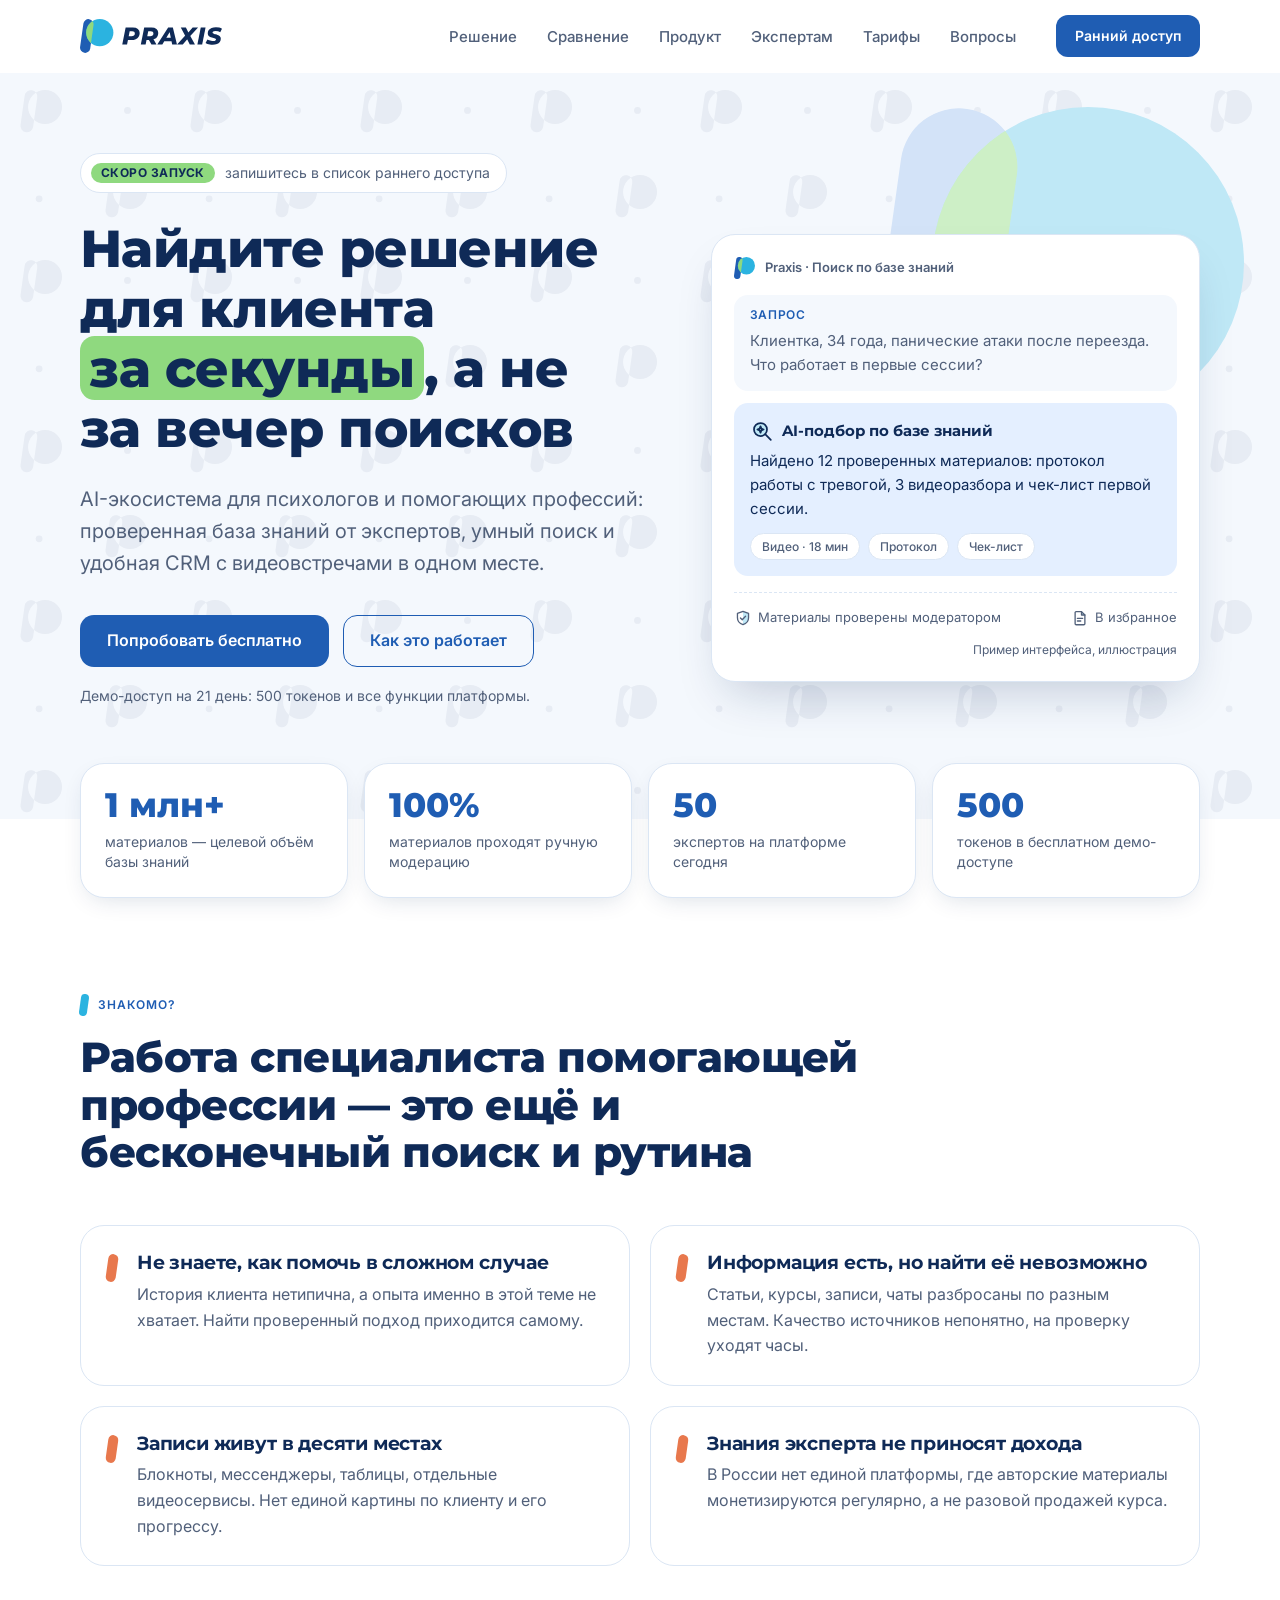
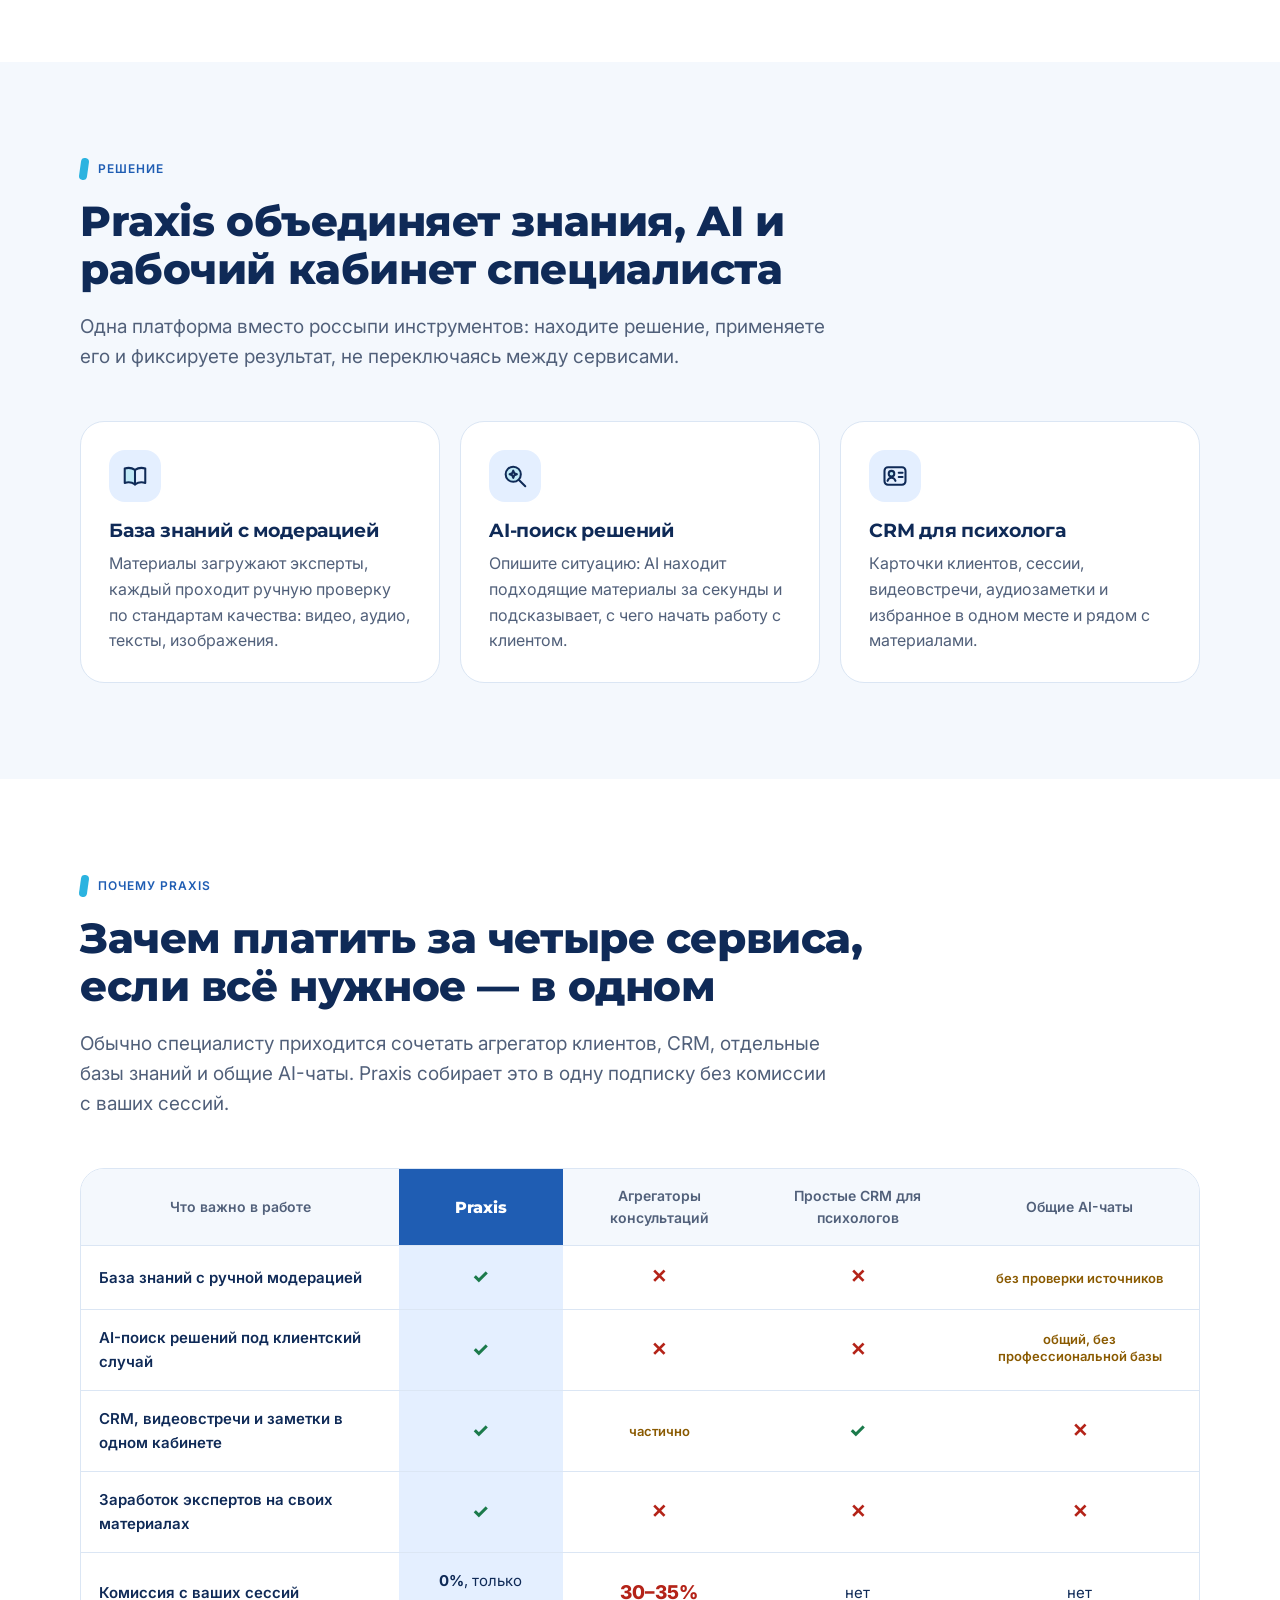
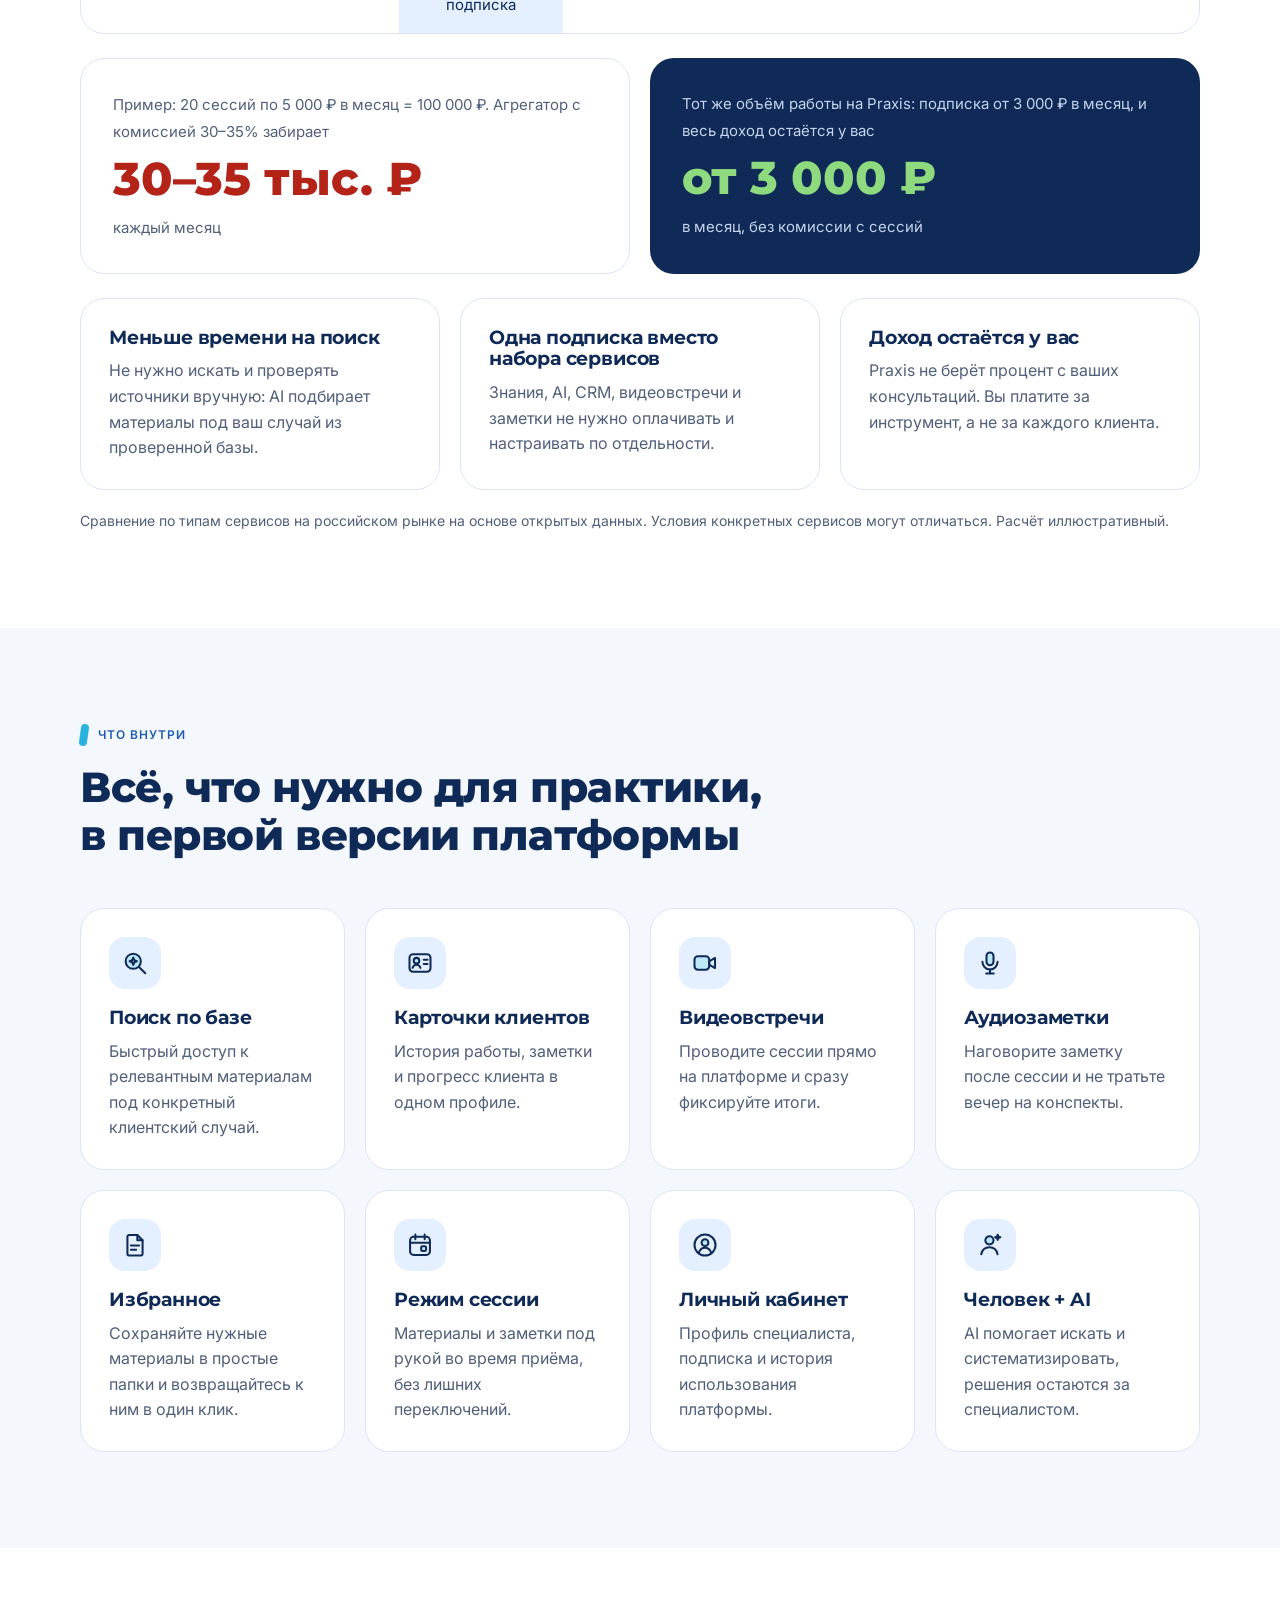
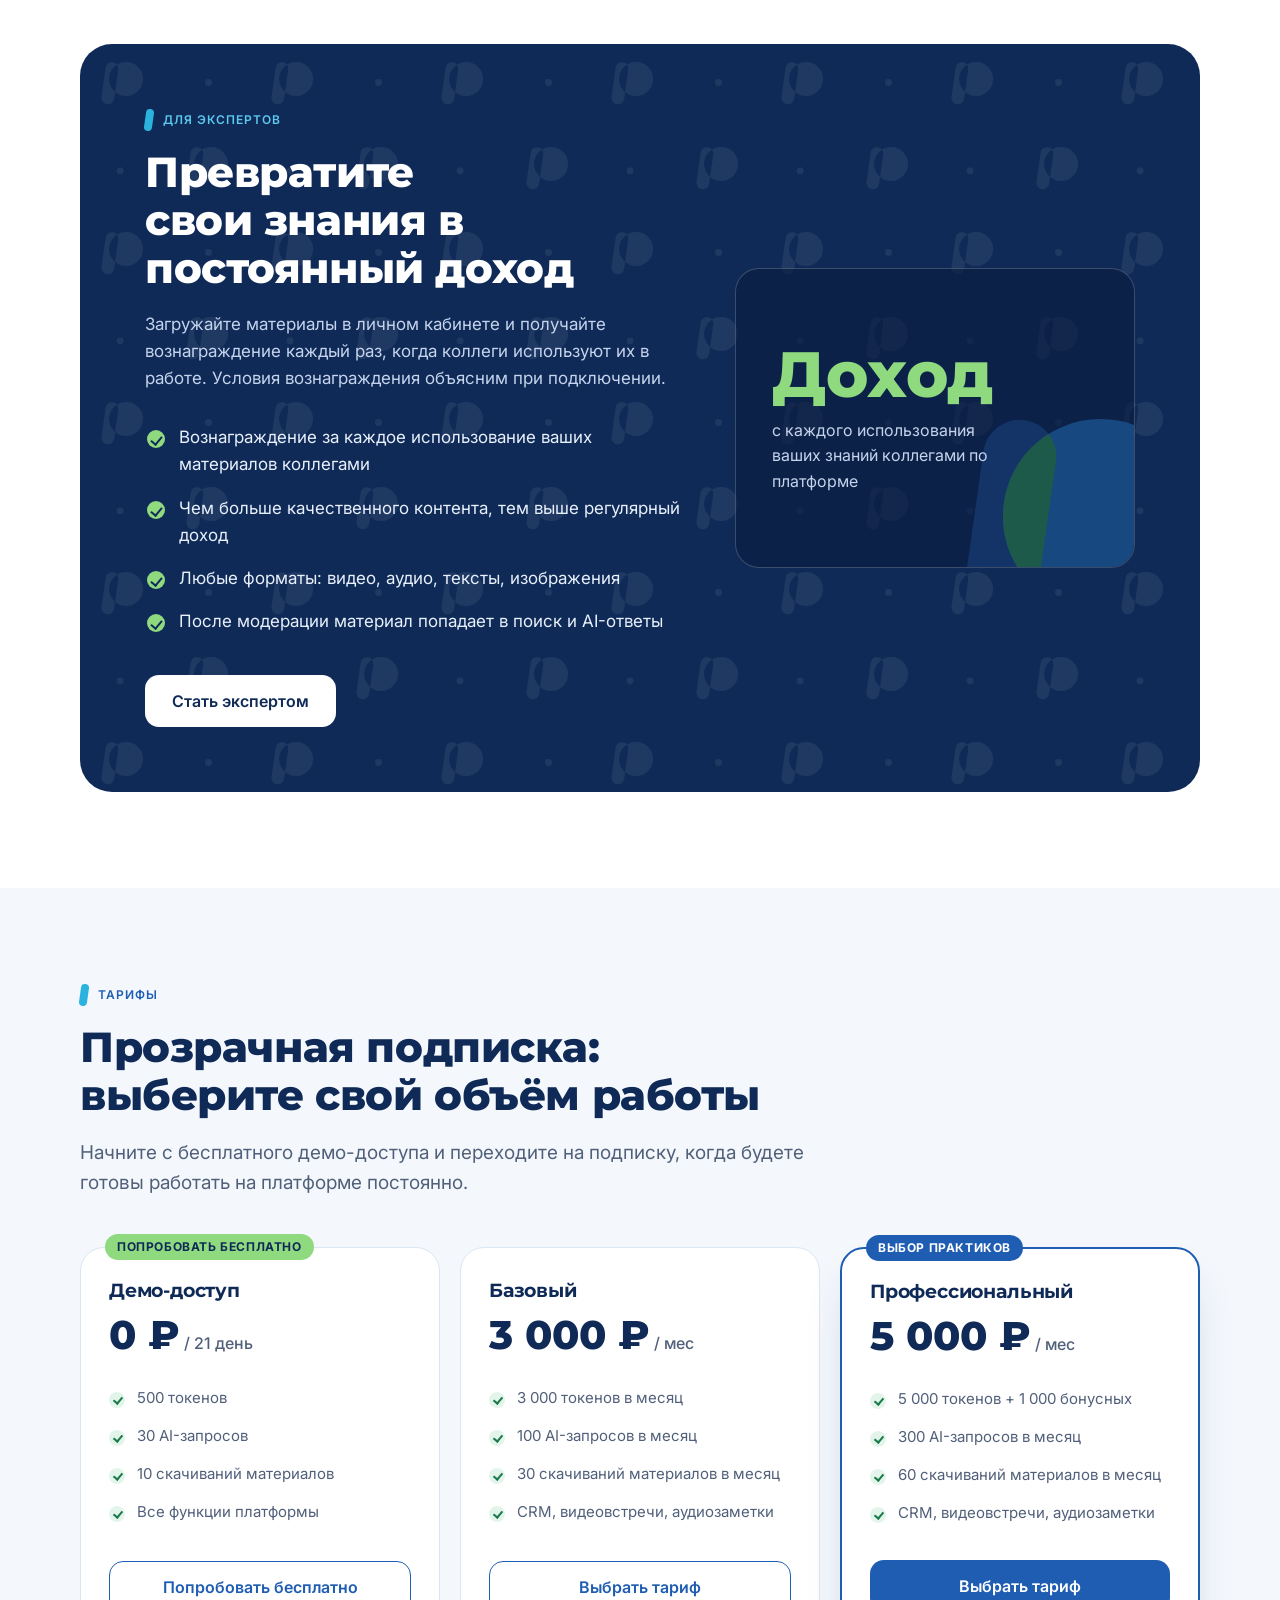
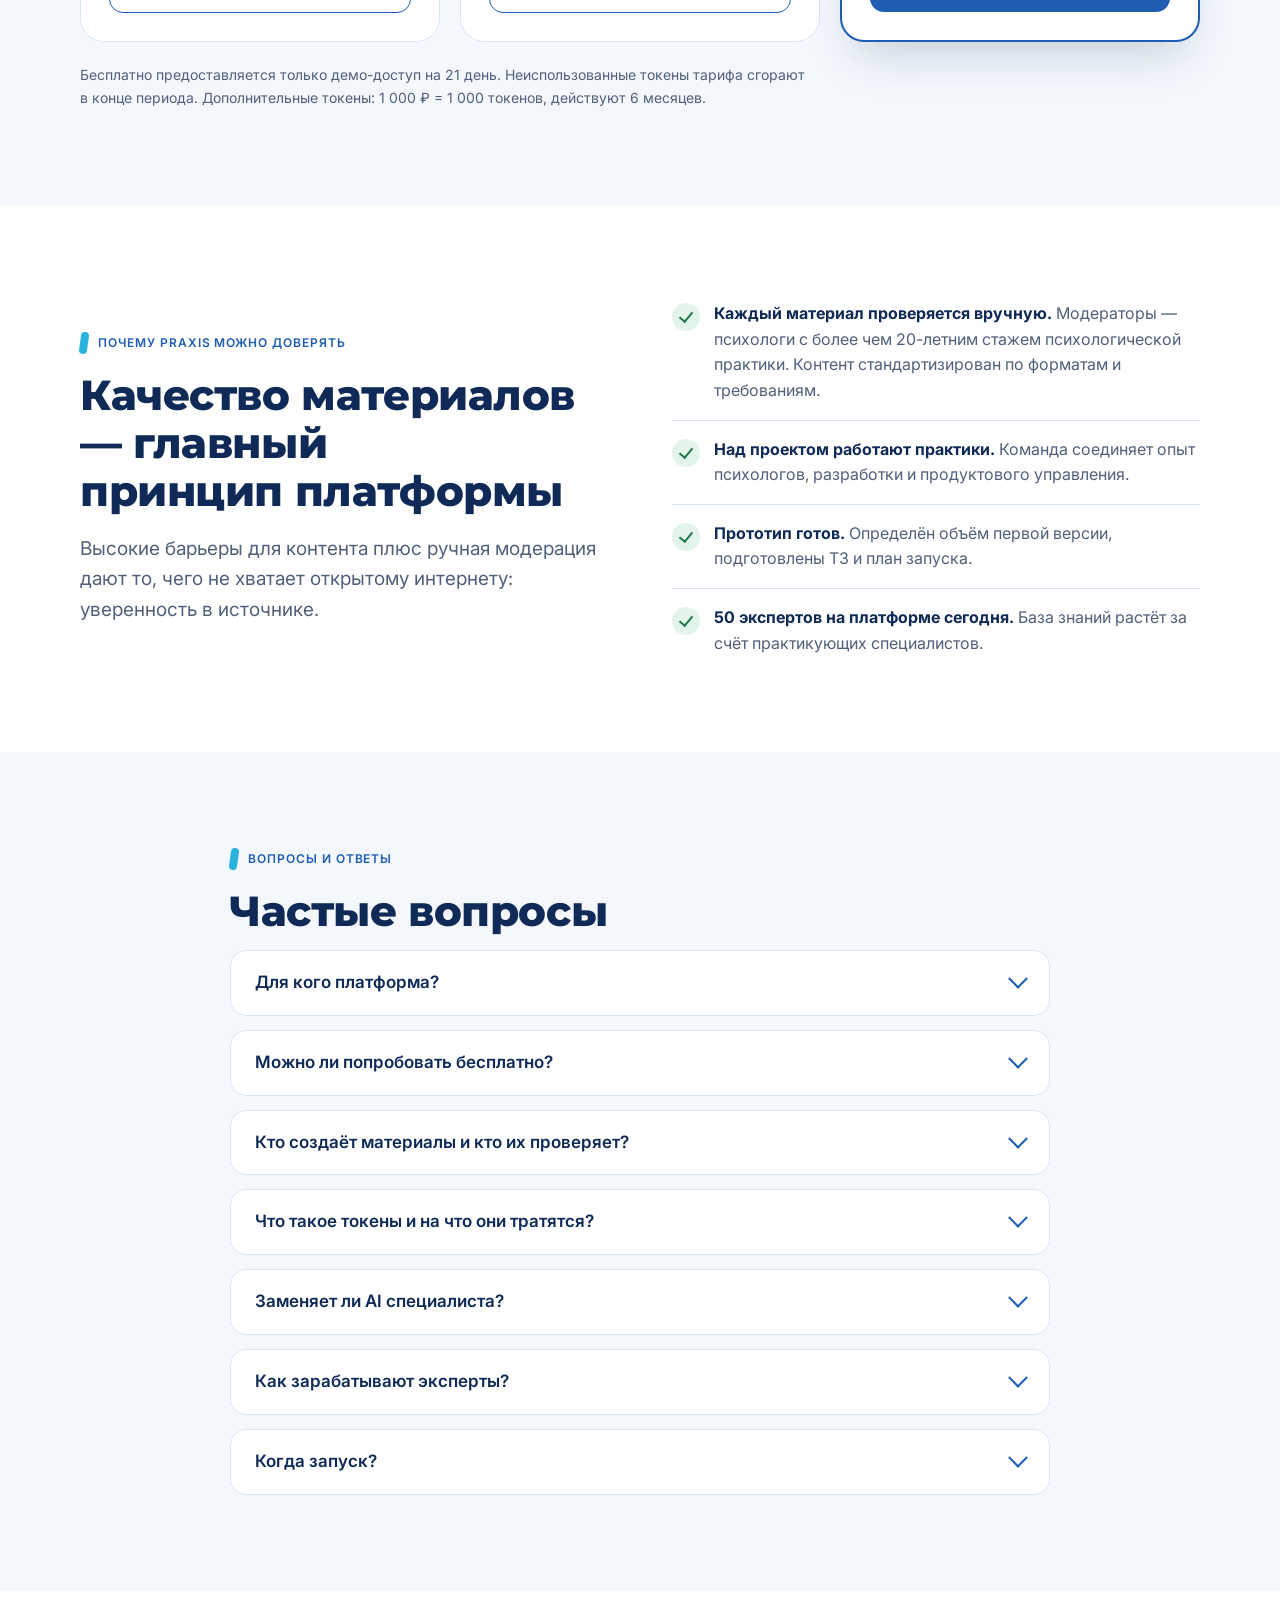
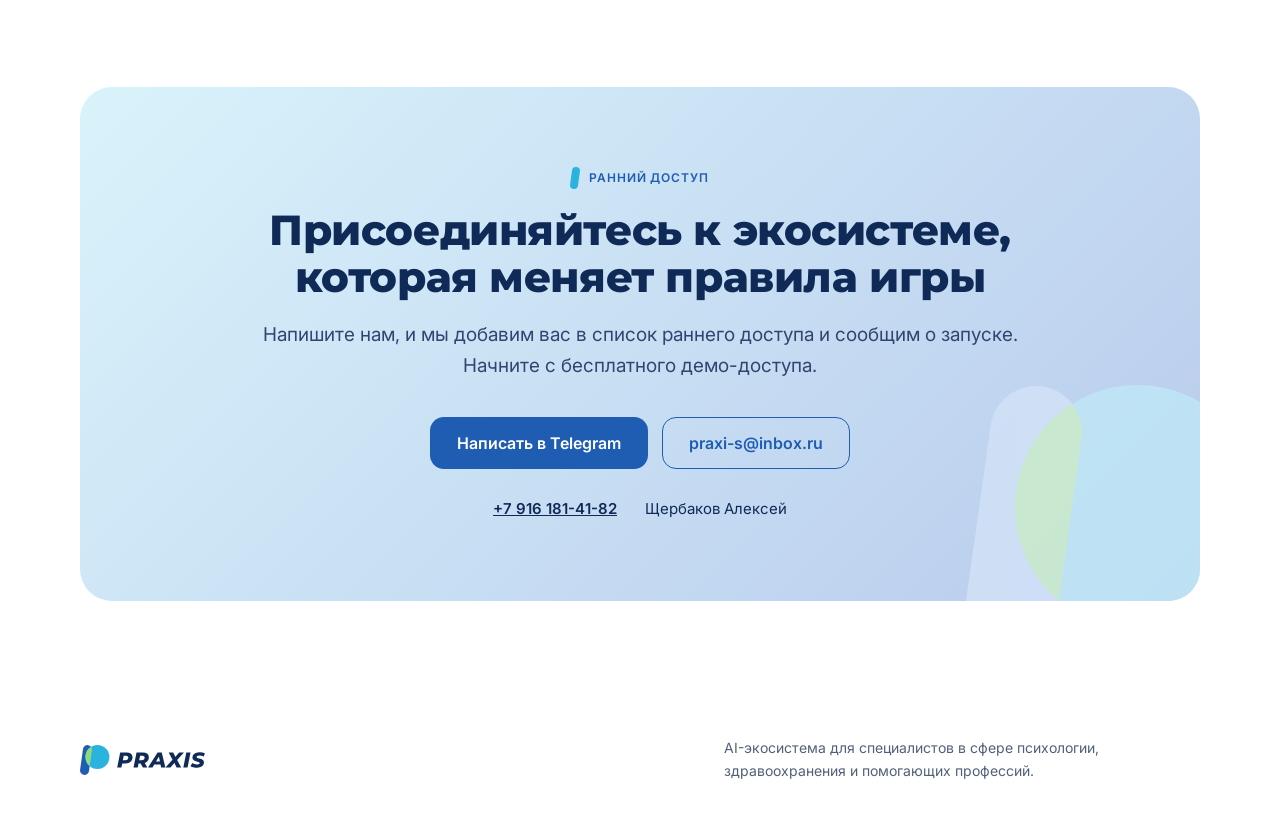
<file: index.html>
<!doctype html>
<html lang="ru">
<head>
<meta charset="utf-8">
<meta name="viewport" content="width=device-width, initial-scale=1">
<title>Praxis — AI-экосистема для психологов: база знаний, AI-поиск и CRM</title>
<meta name="description" content="Praxis объединяет проверенную базу знаний, AI-поиск решений и CRM для психолога в одной подписке. Демо-доступ на 21 день — бесплатно.">
<meta name="theme-color" content="#1F5DB3">
<!-- Замените адрес на реальный адрес сайта (см. README): -->
<link rel="canonical" href="https://prostplanetevo-sudo.github.io/praxis/">
<meta property="og:type" content="website">
<meta property="og:locale" content="ru_RU">
<meta property="og:site_name" content="Praxis">
<meta property="og:title" content="Praxis — AI-экосистема для психологов">
<meta property="og:description" content="Проверенная база знаний, AI-поиск и CRM в одной подписке. Попробуйте бесплатно 21 день.">
<meta property="og:url" content="https://prostplanetevo-sudo.github.io/praxis/">
<meta property="og:image" content="https://prostplanetevo-sudo.github.io/praxis/assets/img/og-image.png">
<meta property="og:image:width" content="1200">
<meta property="og:image:height" content="630">
<meta name="twitter:card" content="summary_large_image">
<link rel="icon" href="favicon.svg" type="image/svg+xml">
<link rel="icon" href="favicon.ico" sizes="any">
<link rel="apple-touch-icon" href="apple-touch-icon.png">
<link rel="manifest" href="site.webmanifest">
<link rel="preconnect" href="https://fonts.googleapis.com">
<link rel="preconnect" href="https://fonts.gstatic.com" crossorigin>
<link rel="stylesheet" href="https://fonts.googleapis.com/css2?family=Montserrat:wght@500;600;700;800&family=Inter:wght@400;500;600&display=swap">
<link rel="stylesheet" href="assets/css/style.css">
<script type="application/ld+json">{"@context":"https://schema.org","@type":"Organization","name":"Praxis","description":"AI-экосистема для специалистов в сфере психологии, здравоохранения и помогающих профессий","email":"praxi-s@inbox.ru","telephone":"+79161814182","sameAs":["https://t.me/pgl13"]}</script>
</head>
<body>
<a class="skip" href="#main">К содержанию</a>

<header class="head" id="top">
  <div class="w bar">
    <a class="brand" href="#top" aria-label="Praxis — на главную">
      <picture><source media="(prefers-color-scheme: dark)" srcset="assets/img/praxis-logo-horizontal-dark.svg"><img src="assets/img/praxis-logo-horizontal-color.svg" alt="Praxis" width="142" height="34"></picture>
    </a>
    <nav class="nav" id="nav" aria-label="Разделы страницы">
      <a href="#solution">Решение</a><a href="#compare">Сравнение</a><a href="#product">Продукт</a><a href="#experts">Экспертам</a><a href="#price">Тарифы</a><a href="#faq">Вопросы</a>
    </nav>
    <a class="btn btn-p btn-sm" href="#final">Ранний доступ</a>
    <button class="burger" id="burger" type="button" aria-expanded="false" aria-controls="nav" aria-label="Открыть меню"><svg viewBox="0 0 24 24" aria-hidden="true"><path d="M4 7h16M4 12h16M4 17h16"/></svg></button>
  </div>
</header>

<main id="main">

<section class="hero" aria-labelledby="h1">
  <div class="w">
    <div class="hgrid">
      <div>
        <div class="tag"><b>Скоро запуск</b> запишитесь в список раннего доступа</div>
        <h1 id="h1">Найдите решение для клиента <span class="mark">за секунды</span>, а не за вечер поисков</h1>
        <p class="lead">AI-экосистема для психологов и помогающих профессий: проверенная база знаний от экспертов, умный поиск и удобная CRM с видеовстречами в одном месте.</p>
        <div class="cta">
          <a class="btn btn-p" href="#final">Попробовать бесплатно</a>
          <a class="btn btn-s" href="#solution">Как это работает</a>
        </div>
        <p class="note">Демо-доступ на 21 день: 500 токенов и все функции платформы.</p>
      </div>
      <div class="stage">
        <img class="art art-light" src="assets/img/mark-soft.svg" alt="" width="380" height="388">
        <img class="art art-dark" src="assets/img/mark-soft-dark.svg" alt="" width="380" height="388">
        <div class="demo" role="img" aria-label="Пример работы AI-поиска: запрос специалиста и подобранные материалы">
          <div class="demo-head"><img src="assets/img/praxis-symbol-color.svg" alt="" width="22" height="22">Praxis · Поиск по базе знаний</div>
          <div class="ask"><span>Запрос</span>Клиентка, 34 года, панические атаки после переезда. Что работает в первые сессии?</div>
          <div class="ans"><b><svg class="ico " viewBox="0 0 24 24" aria-hidden="true" focusable="false"><circle class="a" cx="10.5" cy="10.5" r="6.5"/><circle cx="10.5" cy="10.5" r="6.5"/><path d="M15.4 15.4L20.8 20.8"/><path d="M10.5 7.4l.9 2.2 2.2.9-2.2.9-.9 2.2-.9-2.2-2.2-.9 2.2-.9z"/></svg>AI-подбор по базе знаний</b>
            Найдено 12 проверенных материалов: протокол работы с тревогой, 3 видеоразбора и чек-лист первой сессии.
            <div class="chips"><span class="chip">Видео · 18 мин</span><span class="chip">Протокол</span><span class="chip">Чек-лист</span></div>
          </div>
          <div class="demo-foot"><span><svg class="ico " viewBox="0 0 24 24" aria-hidden="true" focusable="false"><path class="a" d="M12 3.2l7.4 2.7v5.6c0 4.5-3 7.8-7.4 9.3V3.2z"/><path d="M12 3.2l7.4 2.7v5.6c0 4.5-3 7.8-7.4 9.3-4.4-1.5-7.4-4.8-7.4-9.3V5.9z"/><path d="M8.6 12l2.4 2.4 4.4-4.8"/></svg>Материалы проверены модератором</span><span><svg class="ico " viewBox="0 0 24 24" aria-hidden="true" focusable="false"><path class="a" d="M14 3.5V8h4.5z"/><path d="M7 3.5h7l4.5 4.5v11.5a1.5 1.5 0 0 1-1.5 1.5H7a1.5 1.5 0 0 1-1.5-1.5v-14A1.5 1.5 0 0 1 7 3.5z"/><path d="M14 3.5V8h4.5M8.5 12.5h7M8.5 16h4.5"/></svg>В избранное</span></div>
          <p class="demo-note">Пример интерфейса, иллюстрация</p>
        </div>
      </div>
    </div>
  </div>
</section>

<div class="w">
  <div class="stats" role="list">
    <div class="stat" role="listitem"><b>1 млн+</b><span>материалов — целевой объём базы знаний</span></div>
    <div class="stat" role="listitem"><b>100%</b><span>материалов проходят ручную модерацию</span></div>
    <div class="stat" role="listitem"><b>50</b><span>экспертов на платформе сегодня</span></div>
    <div class="stat" role="listitem"><b>500</b><span>токенов в бесплатном демо-доступе</span></div>
  </div>
</div>

<section class="sec" aria-labelledby="pain-h">
  <div class="w">
    <span class="eyebrow">Знакомо?</span>
    <h2 id="pain-h">Работа специалиста помогающей профессии — это ещё и бесконечный поиск и рутина</h2>
    <div class="g g2">
      <div class="card pain"><div><h3>Не знаете, как помочь в сложном случае</h3><p>История клиента нетипична, а опыта именно в этой теме не хватает. Найти проверенный подход приходится самому.</p></div></div>
      <div class="card pain"><div><h3>Информация есть, но найти её невозможно</h3><p>Статьи, курсы, записи, чаты разбросаны по разным местам. Качество источников непонятно, на проверку уходят часы.</p></div></div>
      <div class="card pain"><div><h3>Записи живут в десяти местах</h3><p>Блокноты, мессенджеры, таблицы, отдельные видеосервисы. Нет единой картины по клиенту и его прогрессу.</p></div></div>
      <div class="card pain"><div><h3>Знания эксперта не приносят дохода</h3><p>В России нет единой платформы, где авторские материалы монетизируются регулярно, а не разовой продажей курса.</p></div></div>
    </div>
  </div>
</section>

<section class="sec alt" id="solution" aria-labelledby="sol-h">
  <div class="w">
    <span class="eyebrow">Решение</span>
    <h2 id="sol-h">Praxis объединяет знания, AI и рабочий кабинет специалиста</h2>
    <p class="lead">Одна платформа вместо россыпи инструментов: находите решение, применяете его и фиксируете результат, не переключаясь между сервисами.</p>
    <div class="g g3">
      <div class="card"><div class="ic"><svg class="ico " viewBox="0 0 24 24" aria-hidden="true" focusable="false"><path class="a" d="M3.2 5.6c3-1 5.9-.8 8.8 1.2v12.4c-2.9-2-5.8-2.2-8.8-1.2z"/><path d="M3.2 5.6c3-1 5.9-.8 8.8 1.2 2.9-2 5.8-2.2 8.8-1.2v12.4c-3-1-5.9-.8-8.8 1.2-2.9-2-5.8-2.2-8.8-1.2z"/><path d="M12 6.8v12.4"/></svg></div><h3>База знаний с модерацией</h3><p>Материалы загружают эксперты, каждый проходит ручную проверку по стандартам качества: видео, аудио, тексты, изображения.</p></div>
      <div class="card"><div class="ic"><svg class="ico " viewBox="0 0 24 24" aria-hidden="true" focusable="false"><circle class="a" cx="10.5" cy="10.5" r="6.5"/><circle cx="10.5" cy="10.5" r="6.5"/><path d="M15.4 15.4L20.8 20.8"/><path d="M10.5 7.4l.9 2.2 2.2.9-2.2.9-.9 2.2-.9-2.2-2.2-.9 2.2-.9z"/></svg></div><h3>AI-поиск решений</h3><p>Опишите ситуацию: AI находит подходящие материалы за секунды и подсказывает, с чего начать работу с клиентом.</p></div>
      <div class="card"><div class="ic"><svg class="ico " viewBox="0 0 24 24" aria-hidden="true" focusable="false"><circle class="a" cx="9" cy="10" r="2.4"/><rect x="3" y="4.5" width="18" height="15" rx="3"/><circle cx="9" cy="10" r="2.4"/><path d="M5.6 16.2c.6-1.8 1.9-2.7 3.4-2.7s2.8.9 3.4 2.7"/><path d="M15.2 9.2h3.3M15.2 12.8h3.3"/></svg></div><h3>CRM для психолога</h3><p>Карточки клиентов, сессии, видеовстречи, аудиозаметки и избранное в одном месте и рядом с материалами.</p></div>
    </div>
  </div>
</section>

<section class="sec" id="compare" aria-labelledby="cmp-h">
  <div class="w">
    <span class="eyebrow">Почему Praxis</span>
    <h2 id="cmp-h">Зачем платить за четыре сервиса, если всё нужное — в одном</h2>
    <p class="lead">Обычно специалисту приходится сочетать агрегатор клиентов, CRM, отдельные базы знаний и общие AI-чаты. Praxis собирает это в одну подписку без комиссии с ваших сессий.</p>
    <p class="cw-hint" aria-hidden="true">Таблицу можно прокрутить вбок →</p>
    <div class="cw" tabindex="0" role="region" aria-label="Сравнение Praxis с другими типами сервисов, таблица прокручивается по горизонтали">
    <table class="cmp">
      <thead><tr><th scope="col">Что важно в работе</th><th class="us" scope="col">Praxis</th><th scope="col">Агрегаторы консультаций</th><th scope="col">Простые CRM для психологов</th><th scope="col">Общие AI-чаты</th></tr></thead>
      <tbody>
        <tr><th scope="row">База знаний с ручной модерацией</th><td class="us"><span class="y" aria-hidden="true">✓</span><span class="sr">да</span></td><td><span class="n" aria-hidden="true">✕</span><span class="sr">нет</span></td><td><span class="n" aria-hidden="true">✕</span><span class="sr">нет</span></td><td><span class="p">без проверки источников</span></td></tr>
        <tr><th scope="row">AI-поиск решений под клиентский случай</th><td class="us"><span class="y" aria-hidden="true">✓</span><span class="sr">да</span></td><td><span class="n" aria-hidden="true">✕</span><span class="sr">нет</span></td><td><span class="n" aria-hidden="true">✕</span><span class="sr">нет</span></td><td><span class="p">общий, без профессиональной базы</span></td></tr>
        <tr><th scope="row">CRM, видеовстречи и заметки в одном кабинете</th><td class="us"><span class="y" aria-hidden="true">✓</span><span class="sr">да</span></td><td><span class="p">частично</span></td><td><span class="y" aria-hidden="true">✓</span><span class="sr">да</span></td><td><span class="n" aria-hidden="true">✕</span><span class="sr">нет</span></td></tr>
        <tr><th scope="row">Заработок экспертов на своих материалах</th><td class="us"><span class="y" aria-hidden="true">✓</span><span class="sr">да</span></td><td><span class="n" aria-hidden="true">✕</span><span class="sr">нет</span></td><td><span class="n" aria-hidden="true">✕</span><span class="sr">нет</span></td><td><span class="n" aria-hidden="true">✕</span><span class="sr">нет</span></td></tr>
        <tr><th scope="row">Комиссия с ваших сессий</th><td class="us"><b>0%</b>, только подписка</td><td><span class="n">30–35%</span></td><td>нет</td><td>нет</td></tr>
      </tbody>
    </table>
    </div>
    <div class="save">
      <div class="sv sv1"><span>Пример: 20 сессий по 5 000 ₽ в месяц = 100 000 ₽. Агрегатор с комиссией 30–35% забирает</span><b>30–35 тыс. ₽</b><span>каждый месяц</span></div>
      <div class="sv sv2"><span>Тот же объём работы на Praxis: подписка от 3 000 ₽ в месяц, и весь доход остаётся у вас</span><b>от 3 000 ₽</b><span>в месяц, без комиссии с сессий</span></div>
    </div>
    <div class="g g3" style="margin-top:24px">
      <div class="card"><h3 style="margin-top:0">Меньше времени на поиск</h3><p>Не нужно искать и проверять источники вручную: AI подбирает материалы под ваш случай из проверенной базы.</p></div>
      <div class="card"><h3 style="margin-top:0">Одна подписка вместо набора сервисов</h3><p>Знания, AI, CRM, видеовстречи и заметки не нужно оплачивать и настраивать по отдельности.</p></div>
      <div class="card"><h3 style="margin-top:0">Доход остаётся у вас</h3><p>Praxis не берёт процент с ваших консультаций. Вы платите за инструмент, а не за каждого клиента.</p></div>
    </div>
    <p class="note" style="margin-top:20px">Сравнение по типам сервисов на российском рынке на основе открытых данных. Условия конкретных сервисов могут отличаться. Расчёт иллюстративный.</p>
  </div>
</section>

<section class="sec alt" id="product" aria-labelledby="prod-h">
  <div class="w">
    <span class="eyebrow">Что внутри</span>
    <h2 id="prod-h">Всё, что нужно для практики, в первой версии платформы</h2>
    <div class="g g4">
      <div class="card"><div class="ic"><svg class="ico " viewBox="0 0 24 24" aria-hidden="true" focusable="false"><circle class="a" cx="10.5" cy="10.5" r="6.5"/><circle cx="10.5" cy="10.5" r="6.5"/><path d="M15.4 15.4L20.8 20.8"/><path d="M10.5 7.4l.9 2.2 2.2.9-2.2.9-.9 2.2-.9-2.2-2.2-.9 2.2-.9z"/></svg></div><h3>Поиск по базе</h3><p>Быстрый доступ к релевантным материалам под конкретный клиентский случай.</p></div>
      <div class="card"><div class="ic"><svg class="ico " viewBox="0 0 24 24" aria-hidden="true" focusable="false"><circle class="a" cx="9" cy="10" r="2.4"/><rect x="3" y="4.5" width="18" height="15" rx="3"/><circle cx="9" cy="10" r="2.4"/><path d="M5.6 16.2c.6-1.8 1.9-2.7 3.4-2.7s2.8.9 3.4 2.7"/><path d="M15.2 9.2h3.3M15.2 12.8h3.3"/></svg></div><h3>Карточки клиентов</h3><p>История работы, заметки и прогресс клиента в одном профиле.</p></div>
      <div class="card"><div class="ic"><svg class="ico " viewBox="0 0 24 24" aria-hidden="true" focusable="false"><rect class="a" x="3" y="6.2" width="12.6" height="11.6" rx="3"/><rect x="3" y="6.2" width="12.6" height="11.6" rx="3"/><path d="M15.6 10.6l5-2.9v8.6l-5-2.9z"/></svg></div><h3>Видеовстречи</h3><p>Проводите сессии прямо на платформе и сразу фиксируйте итоги.</p></div>
      <div class="card"><div class="ic"><svg class="ico " viewBox="0 0 24 24" aria-hidden="true" focusable="false"><rect class="a" x="9" y="3" width="6" height="11" rx="3"/><rect x="9" y="3" width="6" height="11" rx="3"/><path d="M5.5 11a6.5 6.5 0 0 0 13 0"/><path d="M12 17.5V21M8.8 21h6.4"/></svg></div><h3>Аудиозаметки</h3><p>Наговорите заметку после сессии и не тратьте вечер на конспекты.</p></div>
      <div class="card"><div class="ic"><svg class="ico " viewBox="0 0 24 24" aria-hidden="true" focusable="false"><path class="a" d="M14 3.5V8h4.5z"/><path d="M7 3.5h7l4.5 4.5v11.5a1.5 1.5 0 0 1-1.5 1.5H7a1.5 1.5 0 0 1-1.5-1.5v-14A1.5 1.5 0 0 1 7 3.5z"/><path d="M14 3.5V8h4.5M8.5 12.5h7M8.5 16h4.5"/></svg></div><h3>Избранное</h3><p>Сохраняйте нужные материалы в простые папки и возвращайтесь к ним в один клик.</p></div>
      <div class="card"><div class="ic"><svg class="ico " viewBox="0 0 24 24" aria-hidden="true" focusable="false"><rect class="a" x="13" y="13" width="4.2" height="4.2" rx="1.2"/><rect x="3.5" y="5" width="17" height="15.5" rx="3"/><path d="M3.5 10h17M8 3v4M16 3v4"/><rect x="13" y="13" width="4.2" height="4.2" rx="1.2"/></svg></div><h3>Режим сессии</h3><p>Материалы и заметки под рукой во время приёма, без лишних переключений.</p></div>
      <div class="card"><div class="ic"><svg class="ico " viewBox="0 0 24 24" aria-hidden="true" focusable="false"><circle class="a" cx="12" cy="10" r="2.9"/><circle cx="12" cy="12" r="9"/><circle cx="12" cy="10" r="2.9"/><path d="M6.8 18.3c1-2.6 3.1-3.9 5.2-3.9s4.2 1.3 5.2 3.9"/></svg></div><h3>Личный кабинет</h3><p>Профиль специалиста, подписка и история использования платформы.</p></div>
      <div class="card"><div class="ic"><svg class="ico " viewBox="0 0 24 24" aria-hidden="true" focusable="false"><circle class="a" cx="11.5" cy="8" r="3.5"/><circle cx="11.5" cy="8" r="3.5"/><path d="M4.5 20c.8-3.8 3.6-6 7-6s6.2 2.2 7 6"/><path d="M18.6 3.2l.6 1.6 1.6.6-1.6.6-.6 1.6-.6-1.6-1.6-.6 1.6-.6z"/></svg></div><h3>Человек + AI</h3><p>AI помогает искать и систематизировать, решения остаются за специалистом.</p></div>
    </div>
  </div>
</section>

<section class="sec" id="experts" aria-labelledby="exp-h">
  <div class="w">
    <div class="exp">
      <div>
        <span class="eyebrow">Для экспертов</span>
        <h2 id="exp-h">Превратите свои знания в постоянный доход</h2>
        <p>Загружайте материалы в личном кабинете и получайте вознаграждение каждый раз, когда коллеги используют их в работе. Условия вознаграждения объясним при подключении.</p>
        <ul>
          <li>Вознаграждение за каждое использование ваших материалов коллегами</li>
          <li>Чем больше качественного контента, тем выше регулярный доход</li>
          <li>Любые форматы: видео, аудио, тексты, изображения</li>
          <li>После модерации материал попадает в поиск и AI-ответы</li>
        </ul>
        <div class="cta"><a class="btn btn-inv" href="https://t.me/pgl13" target="_blank" rel="noopener">Стать экспертом</a></div>
      </div>
      <div class="big"><img src="assets/img/mark-soft-dark.svg" alt="" width="200" height="204"><b>Доход</b><span>с каждого использования ваших знаний коллегами по платформе</span></div>
    </div>
  </div>
</section>

<section class="sec alt" id="price" aria-labelledby="price-h">
  <div class="w">
    <span class="eyebrow">Тарифы</span>
    <h2 id="price-h">Прозрачная подписка: выберите свой объём работы</h2>
    <p class="lead">Начните с бесплатного демо-доступа и переходите на подписку, когда будете готовы работать на платформе постоянно.</p>
    <div class="g g3" style="align-items:stretch">
      <div class="card pr"><span class="badge free">Попробовать бесплатно</span><h3>Демо-доступ</h3>
        <div class="price">0 ₽<small> / 21 день</small></div>
        <ul><li>500 токенов</li><li>30 AI-запросов</li><li>10 скачиваний материалов</li><li>Все функции платформы</li></ul>
        <a class="btn btn-s btn-block" href="#final">Попробовать бесплатно</a></div>
      <div class="card pr"><h3>Базовый</h3>
        <div class="price">3 000 ₽<small> / мес</small></div>
        <ul><li>3 000 токенов в месяц</li><li>100 AI-запросов в месяц</li><li>30 скачиваний материалов в месяц</li><li>CRM, видеовстречи, аудиозаметки</li></ul>
        <a class="btn btn-s btn-block" href="#final">Выбрать тариф</a></div>
      <div class="card pr hot"><span class="badge">Выбор практиков</span><h3>Профессиональный</h3>
        <div class="price">5 000 ₽<small> / мес</small></div>
        <ul><li>5 000 токенов + 1 000 бонусных</li><li>300 AI-запросов в месяц</li><li>60 скачиваний материалов в месяц</li><li>CRM, видеовстречи, аудиозаметки</li></ul>
        <a class="btn btn-p btn-block" href="#final">Выбрать тариф</a></div>
    </div>
    <p class="note" style="margin-top:22px;max-width:52em">Бесплатно предоставляется только демо-доступ на 21 день. Неиспользованные токены тарифа сгорают в конце периода. Дополнительные токены: 1&nbsp;000&nbsp;₽ = 1&nbsp;000&nbsp;токенов, действуют 6 месяцев.</p>
  </div>
</section>

<section class="sec" aria-labelledby="trust-h">
  <div class="w trust">
    <div>
      <span class="eyebrow">Почему Praxis можно доверять</span>
      <h2 id="trust-h">Качество материалов — главный принцип платформы</h2>
      <p class="lead">Высокие барьеры для контента плюс ручная модерация дают то, чего не хватает открытому интернету: уверенность в источнике.</p>
    </div>
    <div>
      <div class="ok"><i></i><div><b>Каждый материал проверяется вручную.</b> Модераторы — психологи с более чем 20-летним стажем психологической практики. Контент стандартизирован по форматам и требованиям.</div></div>
      <div class="ok"><i></i><div><b>Над проектом работают практики.</b> Команда соединяет опыт психологов, разработки и продуктового управления.</div></div>
      <div class="ok"><i></i><div><b>Прототип готов.</b> Определён объём первой версии, подготовлены ТЗ и план запуска.</div></div>
      <div class="ok"><i></i><div><b>50 экспертов на платформе сегодня.</b> База знаний растёт за счёт практикующих специалистов.</div></div>
    </div>
  </div>
</section>

<section class="sec alt" id="faq" aria-labelledby="faq-h">
  <div class="w faq">
    <span class="eyebrow">Вопросы и ответы</span>
    <h2 id="faq-h">Частые вопросы</h2>
    <details><summary>Для кого платформа?</summary><p>Для психологов, специалистов в сфере здравоохранения и помогающих профессий: тех, кто работает с клиентами и хочет быстрее находить решения и вести практику в одном месте.</p></details>
    <details><summary>Можно ли попробовать бесплатно?</summary><p>Да. Демо-доступ бесплатный на 21 день: 500 токенов, 30 AI-запросов, 10 скачиваний и все функции платформы. Тарифы «Базовый» (3 000 ₽ в месяц) и «Профессиональный» (5 000 ₽ в месяц) оформляются по подписке без бесплатного периода.</p></details>
    <details><summary>Кто создаёт материалы и кто их проверяет?</summary><p>Материалы загружают эксперты по установленным стандартам. Каждый из них вручную проверяют модераторы — психологи с более чем 20-летним стажем практики, и только после этого материал попадает в поиск и AI-ответы.</p></details>
    <details><summary>Что такое токены и на что они тратятся?</summary><p>Токены — внутренняя единица платформы. Просмотр видео стоит 100 токенов, скачивание текста или изображения — 50. Оплаченное видео остаётся доступным, пока активна подписка, а скачанные материалы остаются у вас. Видео скачать нельзя, только смотреть на платформе. Неиспользованные токены тарифа сгорают в конце периода. Дополнительные токены (1&nbsp;000&nbsp;₽ = 1&nbsp;000&nbsp;токенов) действуют 6 месяцев.</p></details>
    <details><summary>Заменяет ли AI специалиста?</summary><p>Нет. AI ускоряет поиск и систематизацию, а профессиональные решения остаются за вами.</p></details>
    <details><summary>Как зарабатывают эксперты?</summary><p>Эксперт получает вознаграждение за использование своих материалов пользователями платформы. Чем больше качественного контента, тем выше регулярный доход. Условия уточняются при подключении.</p></details>
    <details><summary>Когда запуск?</summary><p>Первая версия платформы готовится к запуску. Оставьте контакт, и мы напишем вам, когда откроем ранний доступ.</p></details>
  </div>
</section>

<section class="sec" id="final" aria-labelledby="fin-h">
  <div class="w">
    <div class="fin">
      <img class="art art-light" src="assets/img/mark-soft.svg" alt="" width="300" height="306">
      <img class="art art-dark" src="assets/img/mark-soft-dark.svg" alt="" width="300" height="306">
      <span class="eyebrow">Ранний доступ</span>
      <h2 id="fin-h">Присоединяйтесь к экосистеме, которая меняет правила игры</h2>
      <p class="lead">Напишите нам, и мы добавим вас в список раннего доступа и сообщим о запуске. Начните с бесплатного демо-доступа.</p>
      <div class="cta">
        <a class="btn btn-p" href="https://t.me/pgl13" target="_blank" rel="noopener">Написать в Telegram</a>
        <a class="btn btn-s" href="mailto:praxi-s@inbox.ru?subject=Praxis%3A%20ранний%20доступ">praxi-s@inbox.ru</a>
      </div>
      <p class="contacts"><a href="tel:+79161814182">+7 916 181-41-82</a><span>Щербаков Алексей</span></p>
    </div>
  </div>
</section>

</main>

<footer>
  <div class="w foot">
    <img src="assets/img/praxis-logo-horizontal-color.svg" alt="Praxis" width="125" height="30" class="foot-logo">
    <p>AI-экосистема для специалистов в сфере психологии, здравоохранения и помогающих профессий.</p>
  </div>
</footer>

<script src="assets/js/main.js" defer></script>
</body>
</html>
</file>
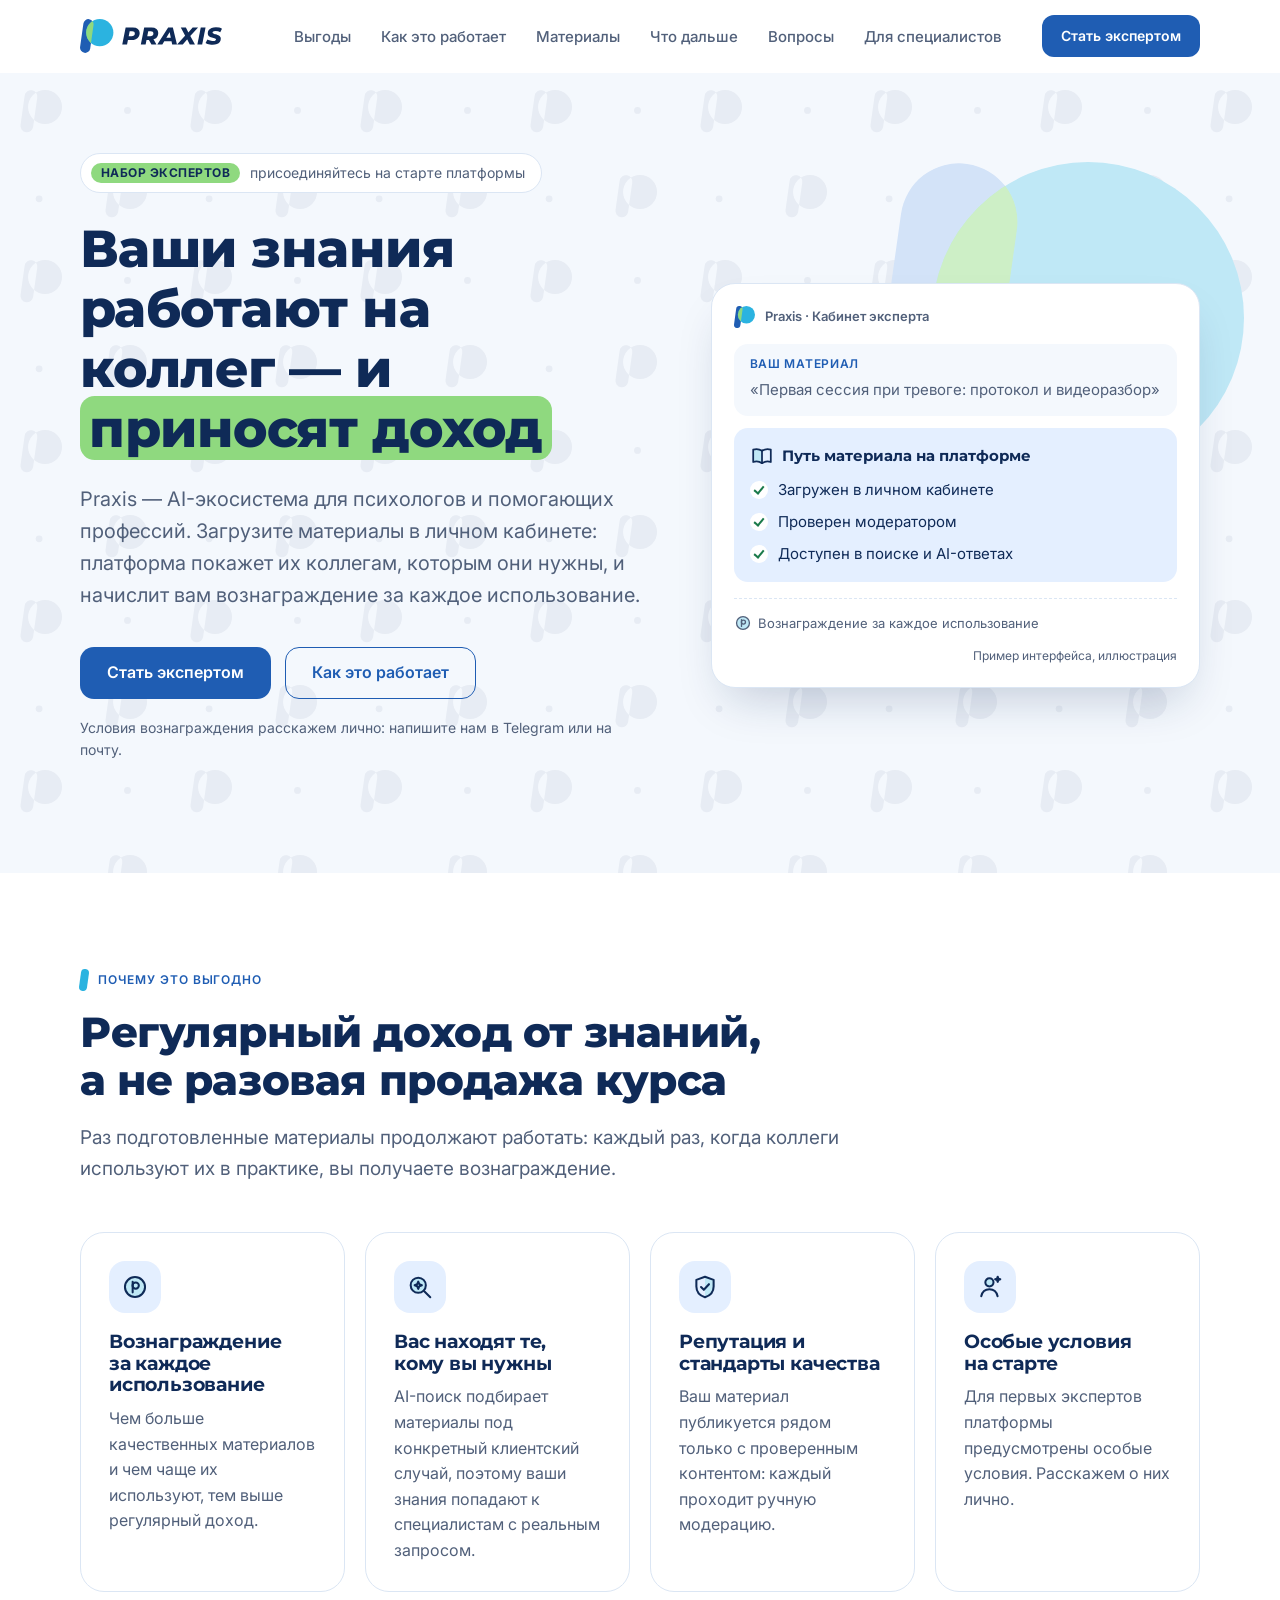
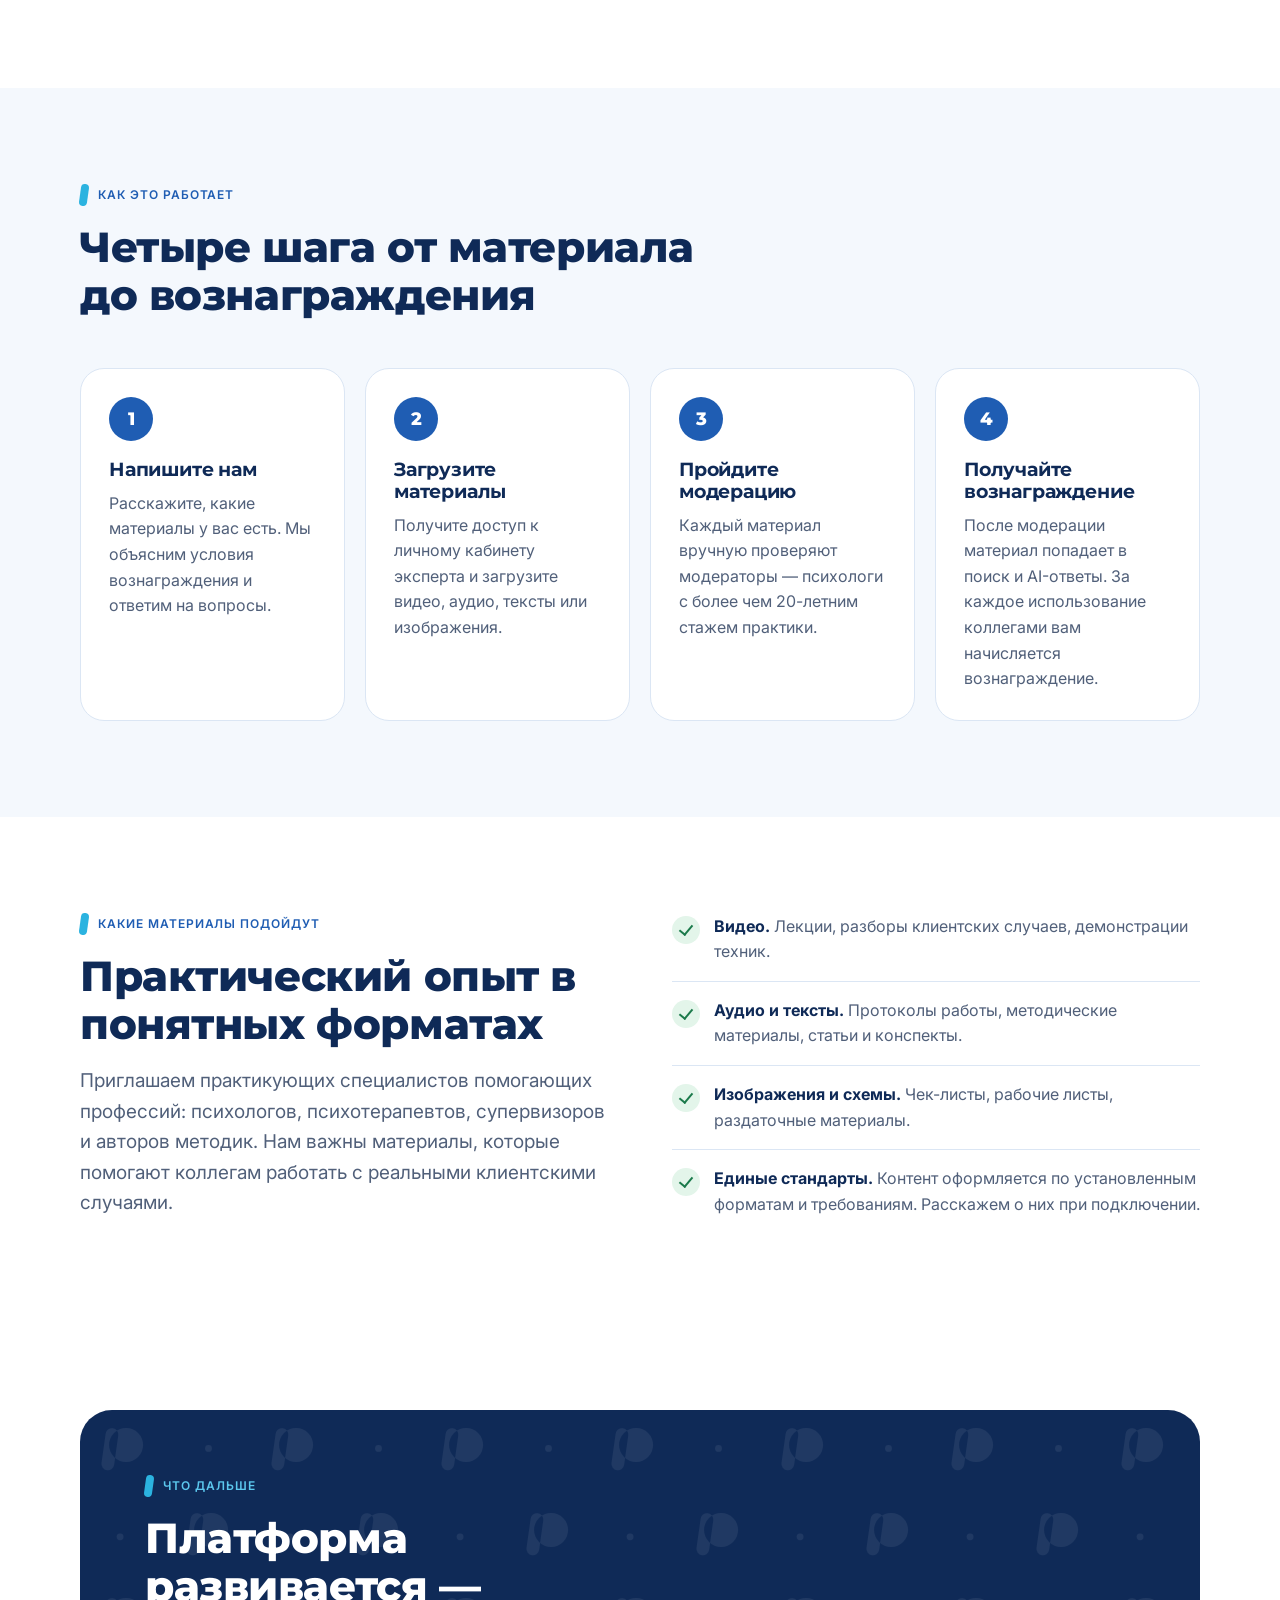
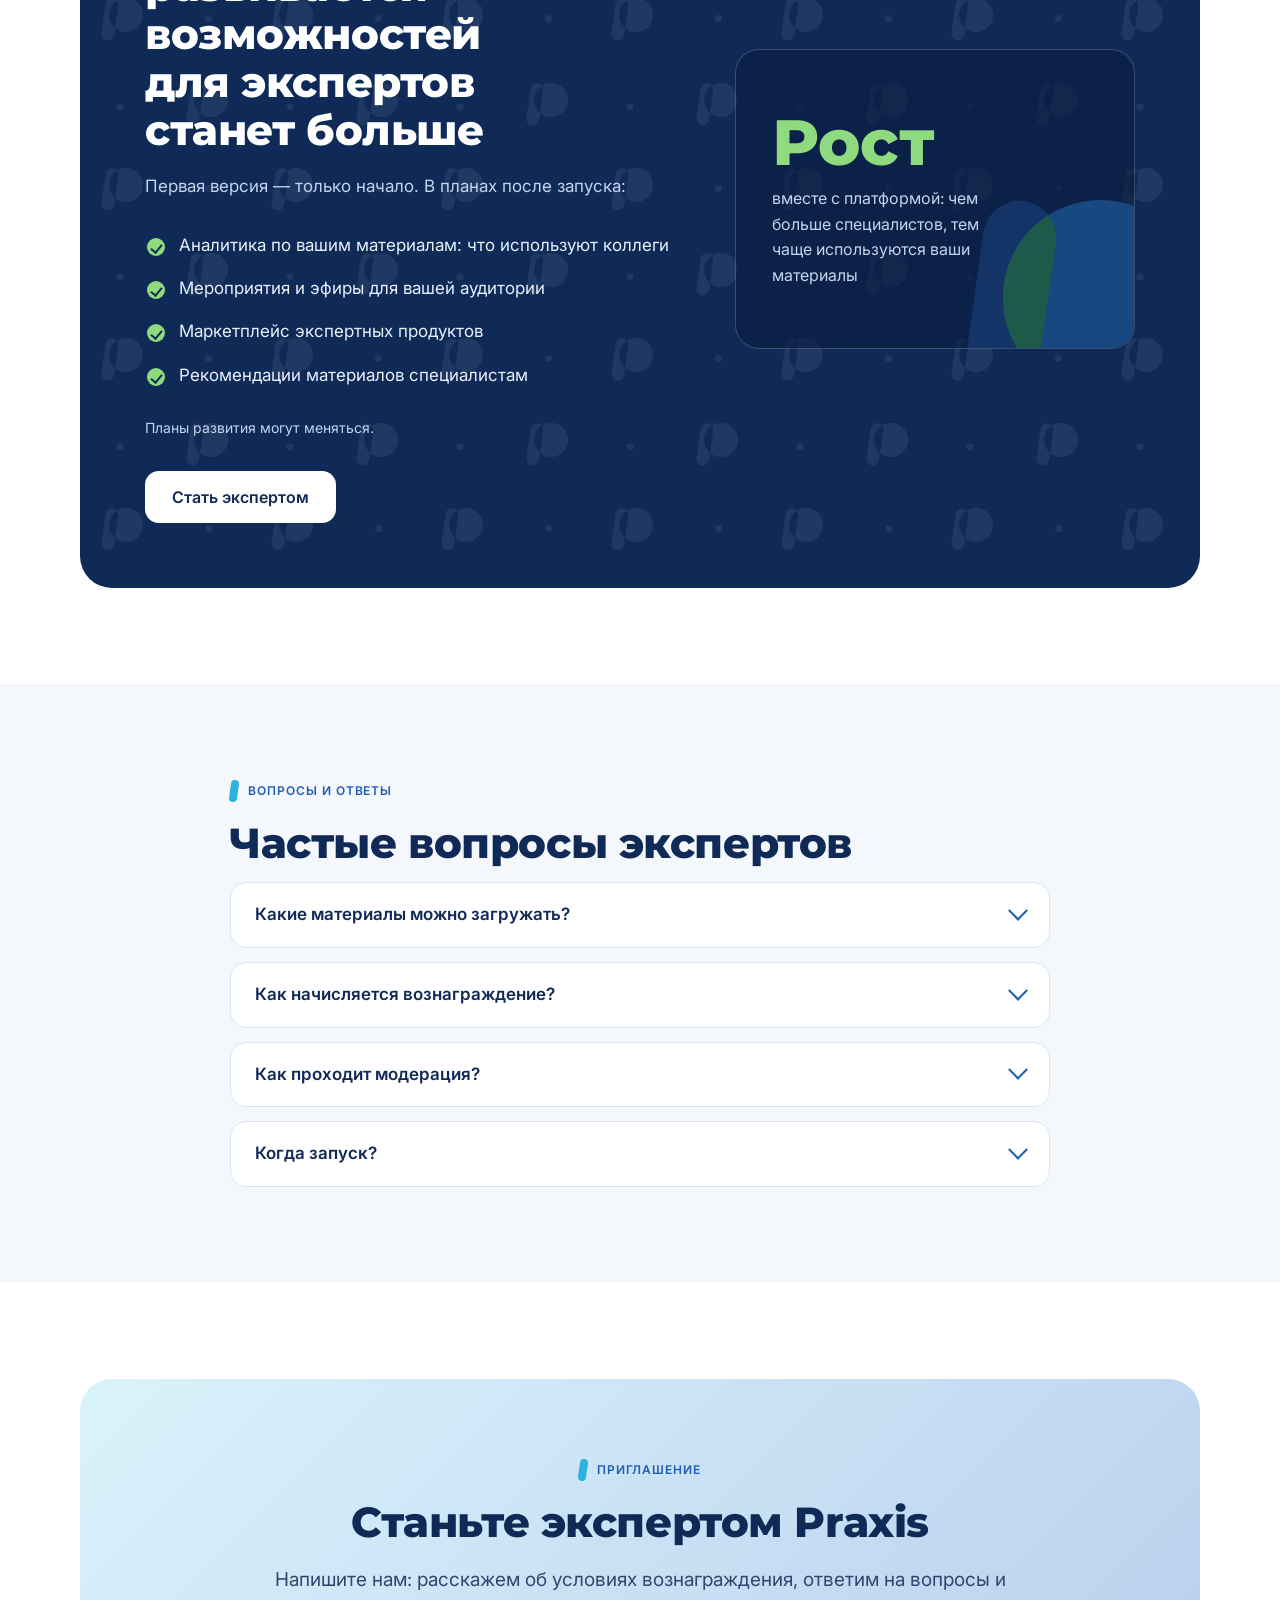
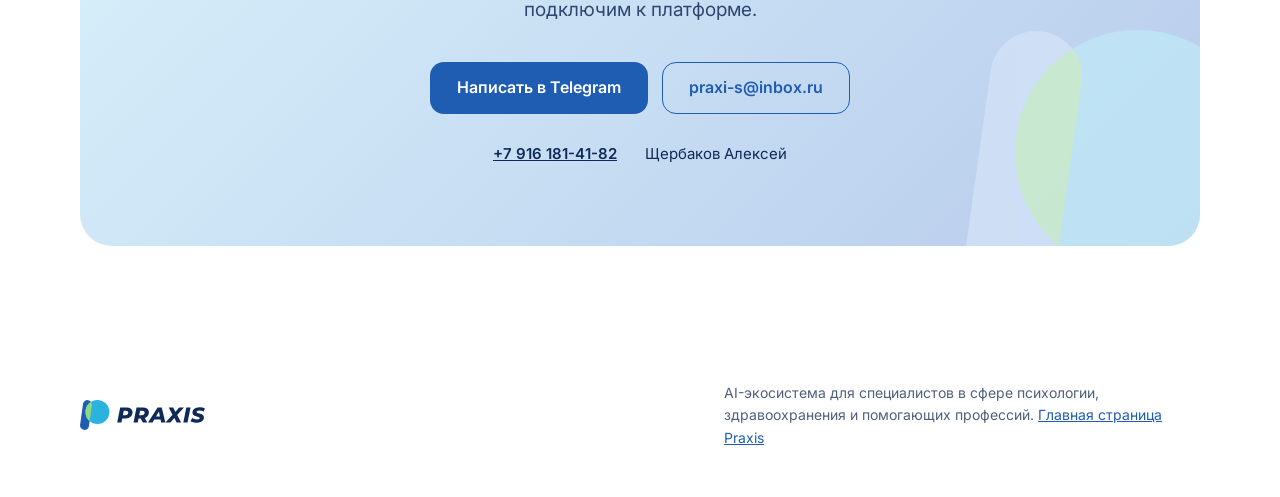
<file: experts.html>
<!doctype html>
<html lang="ru">
<head>
<meta charset="utf-8">
<meta name="viewport" content="width=device-width, initial-scale=1">
<title>Praxis для экспертов — публикуйте знания и получайте вознаграждение</title>
<meta name="description" content="Загрузите свои материалы в Praxis: после модерации они попадают в AI-поиск для коллег, а вы получаете вознаграждение за каждое использование.">
<meta name="theme-color" content="#1F5DB3">
<link rel="canonical" href="https://prostplanetevo-sudo.github.io/praxis/experts.html">
<meta property="og:type" content="website">
<meta property="og:locale" content="ru_RU">
<meta property="og:site_name" content="Praxis">
<meta property="og:title" content="Praxis для экспертов: знания, которые приносят доход">
<meta property="og:description" content="Публикуйте материалы в базе знаний для психологов и получайте вознаграждение за каждое использование коллегами.">
<meta property="og:url" content="https://prostplanetevo-sudo.github.io/praxis/experts.html">
<meta property="og:image" content="https://prostplanetevo-sudo.github.io/praxis/assets/img/og-image.png">
<meta property="og:image:width" content="1200">
<meta property="og:image:height" content="630">
<meta name="twitter:card" content="summary_large_image">
<link rel="icon" href="favicon.svg" type="image/svg+xml">
<link rel="icon" href="favicon.ico" sizes="any">
<link rel="apple-touch-icon" href="apple-touch-icon.png">
<link rel="manifest" href="site.webmanifest">
<link rel="preconnect" href="https://fonts.googleapis.com">
<link rel="preconnect" href="https://fonts.gstatic.com" crossorigin>
<link rel="stylesheet" href="https://fonts.googleapis.com/css2?family=Montserrat:wght@500;600;700;800&family=Inter:wght@400;500;600&display=swap">
<link rel="stylesheet" href="assets/css/style.css">
</head>
<body>
<a class="skip" href="#main">К содержанию</a>

<header class="head" id="top">
  <div class="w bar">
    <a class="brand" href="./" aria-label="Praxis — на главную">
      <picture><source media="(prefers-color-scheme: dark)" srcset="assets/img/praxis-logo-horizontal-dark.svg"><img src="assets/img/praxis-logo-horizontal-color.svg" alt="Praxis" width="142" height="34"></picture>
    </a>
    <nav class="nav" id="nav" aria-label="Разделы страницы">
      <a href="#why">Выгоды</a><a href="#how">Как это работает</a><a href="#fit">Материалы</a><a href="#next">Что дальше</a><a href="#faq">Вопросы</a><a href="./">Для специалистов</a>
    </nav>
    <a class="btn btn-p btn-sm" href="#final">Стать экспертом</a>
    <button class="burger" id="burger" type="button" aria-expanded="false" aria-controls="nav" aria-label="Открыть меню"><svg viewBox="0 0 24 24" aria-hidden="true"><path d="M4 7h16M4 12h16M4 17h16"/></svg></button>
  </div>
</header>

<main id="main">

<section class="hero" aria-labelledby="h1">
  <div class="w">
    <div class="hgrid">
      <div>
        <div class="tag"><b>Набор экспертов</b> присоединяйтесь на старте платформы</div>
        <h1 id="h1">Ваши знания работают на коллег — и <span class="mark">приносят доход</span></h1>
        <p class="lead">Praxis — AI-экосистема для психологов и помогающих профессий. Загрузите материалы в личном кабинете: платформа покажет их коллегам, которым они нужны, и начислит вам вознаграждение за каждое использование.</p>
        <div class="cta">
          <a class="btn btn-p" href="https://t.me/pgl13" target="_blank" rel="noopener">Стать экспертом</a>
          <a class="btn btn-s" href="#how">Как это работает</a>
        </div>
        <p class="note">Условия вознаграждения расскажем лично: напишите нам в Telegram или на почту.</p>
      </div>
      <div class="stage">
        <img class="art art-light" src="assets/img/mark-soft.svg" alt="" width="380" height="388">
        <img class="art art-dark" src="assets/img/mark-soft-dark.svg" alt="" width="380" height="388">
        <div class="demo" role="img" aria-label="Пример кабинета эксперта: путь материала от загрузки до вознаграждения">
          <div class="demo-head"><img src="assets/img/praxis-symbol-color.svg" alt="" width="22" height="22">Praxis · Кабинет эксперта</div>
          <div class="ask"><span>Ваш материал</span>«Первая сессия при тревоге: протокол и видеоразбор»</div>
          <div class="ans"><b><svg class="ico" viewBox="0 0 24 24" aria-hidden="true" focusable="false"><path class="a" d="M3.2 5.6c3-1 5.9-.8 8.8 1.2v12.4c-2.9-2-5.8-2.2-8.8-1.2z"/><path d="M3.2 5.6c3-1 5.9-.8 8.8 1.2 2.9-2 5.8-2.2 8.8-1.2v12.4c-3-1-5.9-.8-8.8 1.2-2.9-2-5.8-2.2-8.8-1.2z"/><path d="M12 6.8v12.4"/></svg>Путь материала на платформе</b>
            <ul class="demo-list">
              <li>Загружен в личном кабинете</li>
              <li>Проверен модератором</li>
              <li>Доступен в поиске и AI-ответах</li>
            </ul>
          </div>
          <div class="demo-foot"><span><svg class="ico" viewBox="0 0 24 24" aria-hidden="true" focusable="false"><circle class="a" cx="12" cy="12" r="8.6"/><circle cx="12" cy="12" r="8.6"/><path d="M10 16.6V7.6"/><circle cx="12.6" cy="10.8" r="2.7"/></svg>Вознаграждение за каждое использование</span></div>
          <p class="demo-note">Пример интерфейса, иллюстрация</p>
        </div>
      </div>
    </div>
  </div>
</section>

<section class="sec" id="why" aria-labelledby="why-h">
  <div class="w">
    <span class="eyebrow">Почему это выгодно</span>
    <h2 id="why-h">Регулярный доход от знаний, а не разовая продажа курса</h2>
    <p class="lead">Раз подготовленные материалы продолжают работать: каждый раз, когда коллеги используют их в практике, вы получаете вознаграждение.</p>
    <div class="g g4">
      <div class="card"><div class="ic"><svg class="ico" viewBox="0 0 24 24" aria-hidden="true" focusable="false"><circle class="a" cx="12" cy="12" r="8.6"/><circle cx="12" cy="12" r="8.6"/><path d="M10 16.6V7.6"/><circle cx="12.6" cy="10.8" r="2.7"/></svg></div><h3>Вознаграждение за каждое использование</h3><p>Чем больше качественных материалов и чем чаще их используют, тем выше регулярный доход.</p></div>
      <div class="card"><div class="ic"><svg class="ico" viewBox="0 0 24 24" aria-hidden="true" focusable="false"><circle class="a" cx="10.5" cy="10.5" r="6.5"/><circle cx="10.5" cy="10.5" r="6.5"/><path d="M15.4 15.4L20.8 20.8"/><path d="M10.5 7.4l.9 2.2 2.2.9-2.2.9-.9 2.2-.9-2.2-2.2-.9 2.2-.9z"/></svg></div><h3>Вас находят те, кому вы нужны</h3><p>AI-поиск подбирает материалы под конкретный клиентский случай, поэтому ваши знания попадают к специалистам с реальным запросом.</p></div>
      <div class="card"><div class="ic"><svg class="ico" viewBox="0 0 24 24" aria-hidden="true" focusable="false"><path class="a" d="M12 3.2l7.4 2.7v5.6c0 4.5-3 7.8-7.4 9.3V3.2z"/><path d="M12 3.2l7.4 2.7v5.6c0 4.5-3 7.8-7.4 9.3-4.4-1.5-7.4-4.8-7.4-9.3V5.9z"/><path d="M8.6 12l2.4 2.4 4.4-4.8"/></svg></div><h3>Репутация и стандарты качества</h3><p>Ваш материал публикуется рядом только с проверенным контентом: каждый проходит ручную модерацию.</p></div>
      <div class="card"><div class="ic"><svg class="ico" viewBox="0 0 24 24" aria-hidden="true" focusable="false"><circle class="a" cx="11.5" cy="8" r="3.5"/><circle cx="11.5" cy="8" r="3.5"/><path d="M4.5 20c.8-3.8 3.6-6 7-6s6.2 2.2 7 6"/><path d="M18.6 3.2l.6 1.6 1.6.6-1.6.6-.6 1.6-.6-1.6-1.6-.6 1.6-.6z"/></svg></div><h3>Особые условия на старте</h3><p>Для первых экспертов платформы предусмотрены особые условия. Расскажем о них лично.</p></div>
    </div>
  </div>
</section>

<section class="sec alt" id="how" aria-labelledby="how-h">
  <div class="w">
    <span class="eyebrow">Как это работает</span>
    <h2 id="how-h">Четыре шага от материала до вознаграждения</h2>
    <ol class="steps">
      <li><h3>Напишите нам</h3><p>Расскажите, какие материалы у вас есть. Мы объясним условия вознаграждения и ответим на вопросы.</p></li>
      <li><h3>Загрузите материалы</h3><p>Получите доступ к личному кабинету эксперта и загрузите видео, аудио, тексты или изображения.</p></li>
      <li><h3>Пройдите модерацию</h3><p>Каждый материал вручную проверяют модераторы — психологи с более чем 20-летним стажем практики.</p></li>
      <li><h3>Получайте вознаграждение</h3><p>После модерации материал попадает в поиск и AI-ответы. За каждое использование коллегами вам начисляется вознаграждение.</p></li>
    </ol>
  </div>
</section>

<section class="sec" id="fit" aria-labelledby="fit-h">
  <div class="w trust">
    <div>
      <span class="eyebrow">Какие материалы подойдут</span>
      <h2 id="fit-h">Практический опыт в понятных форматах</h2>
      <p class="lead">Приглашаем практикующих специалистов помогающих профессий: психологов, психотерапевтов, супервизоров и авторов методик. Нам важны материалы, которые помогают коллегам работать с реальными клиентскими случаями.</p>
    </div>
    <div>
      <div class="ok"><i></i><div><b>Видео.</b> Лекции, разборы клиентских случаев, демонстрации техник.</div></div>
      <div class="ok"><i></i><div><b>Аудио и тексты.</b> Протоколы работы, методические материалы, статьи и конспекты.</div></div>
      <div class="ok"><i></i><div><b>Изображения и схемы.</b> Чек-листы, рабочие листы, раздаточные материалы.</div></div>
      <div class="ok"><i></i><div><b>Единые стандарты.</b> Контент оформляется по установленным форматам и требованиям. Расскажем о них при подключении.</div></div>
    </div>
  </div>
</section>

<section class="sec" id="next" aria-labelledby="next-h">
  <div class="w">
    <div class="exp">
      <div>
        <span class="eyebrow">Что дальше</span>
        <h2 id="next-h">Платформа развивается — возможностей для экспертов станет больше</h2>
        <p>Первая версия — только начало. В планах после запуска:</p>
        <ul>
          <li>Аналитика по вашим материалам: что используют коллеги</li>
          <li>Мероприятия и эфиры для вашей аудитории</li>
          <li>Маркетплейс экспертных продуктов</li>
          <li>Рекомендации материалов специалистам</li>
        </ul>
        <p class="note" style="color:var(--inv-muted);margin-top:20px">Планы развития могут меняться.</p>
        <div class="cta"><a class="btn btn-inv" href="https://t.me/pgl13" target="_blank" rel="noopener">Стать экспертом</a></div>
      </div>
      <div class="big"><img src="assets/img/mark-soft-dark.svg" alt="" width="200" height="204"><b>Рост</b><span>вместе с платформой: чем больше специалистов, тем чаще используются ваши материалы</span></div>
    </div>
  </div>
</section>

<section class="sec alt" id="faq" aria-labelledby="faq-h">
  <div class="w faq">
    <span class="eyebrow">Вопросы и ответы</span>
    <h2 id="faq-h">Частые вопросы экспертов</h2>
    <details><summary>Какие материалы можно загружать?</summary><p>Видео, аудио, тексты и изображения: разборы случаев, протоколы работы, методические материалы, чек-листы. Все материалы оформляются по установленным стандартам.</p></details>
    <details><summary>Как начисляется вознаграждение?</summary><p>Эксперт получает вознаграждение за использование своих материалов пользователями платформы. Чем больше качественного контента, тем выше регулярный доход. Конкретные условия расскажем при подключении.</p></details>
    <details><summary>Как проходит модерация?</summary><p>Каждый материал вручную проверяют модераторы — психологи с более чем 20-летним стажем практики. Только после этого материал попадает в поиск и AI-ответы.</p></details>
    <details><summary>Когда запуск?</summary><p>Первая версия платформы готовится к запуску. Напишите нам, и мы сообщим актуальные сроки и расскажем, как подготовить материалы.</p></details>
  </div>
</section>

<section class="sec" id="final" aria-labelledby="fin-h">
  <div class="w">
    <div class="fin">
      <img class="art art-light" src="assets/img/mark-soft.svg" alt="" width="300" height="306">
      <img class="art art-dark" src="assets/img/mark-soft-dark.svg" alt="" width="300" height="306">
      <span class="eyebrow">Приглашение</span>
      <h2 id="fin-h">Станьте экспертом Praxis</h2>
      <p class="lead">Напишите нам: расскажем об условиях вознаграждения, ответим на вопросы и подключим к платформе.</p>
      <div class="cta">
        <a class="btn btn-p" href="https://t.me/pgl13" target="_blank" rel="noopener">Написать в Telegram</a>
        <a class="btn btn-s" href="mailto:praxi-s@inbox.ru?subject=Praxis%3A%20хочу%20стать%20экспертом">praxi-s@inbox.ru</a>
      </div>
      <p class="contacts"><a href="tel:+79161814182">+7 916 181-41-82</a><span>Щербаков Алексей</span></p>
    </div>
  </div>
</section>

</main>

<footer>
  <div class="w foot">
    <img src="assets/img/praxis-logo-horizontal-color.svg" alt="Praxis" width="125" height="30" class="foot-logo">
    <p>AI-экосистема для специалистов в сфере психологии, здравоохранения и помогающих профессий. <a href="./">Главная страница Praxis</a></p>
  </div>
</footer>

<script src="assets/js/main.js" defer></script>
</body>
</html>
</file>
<file: assets/css/style.css>
/* Praxis — лендинг. Токены совпадают с фирменным стилем v1.0 (brand-tokens.css). */
:root{
  --blue:#1F5DB3; --ink:#0F2A57; --aqua:#2BB3E0; --sky:#5CC8EE; --mint:#8FD97F; --night:#0A1B3C; --signal:#E8784D;
  --bg:#FFFFFF; --bg-alt:#F4F8FD; --surface:#FFFFFF; --surface-2:#E4EFFF;
  --text:#0F2A57; --muted:#51607A; --line:#DBE6F4;
  --brand:#1F5DB3; --on-brand:#FFFFFF; --brand-hover:#184C94;
  --icon-accent:#BFE8F6; --ok:#1B7A4B; --ok-bg:#E3F5EA; --bad:#B42318; --warn:#8A5A00;
  --inv-bg:#0F2A57; --inv-text:#FFFFFF; --inv-muted:#C5D4EC;
  --shadow-s:0 1px 2px rgba(15,42,87,.06),0 1px 1px rgba(15,42,87,.04);
  --shadow-m:0 8px 24px -8px rgba(15,42,87,.16);
  --shadow-l:0 24px 48px -16px rgba(15,42,87,.22);
  --focus:0 0 0 3px rgba(43,179,224,.5);
  --font-d:'Montserrat','Arial',sans-serif; --font-t:'Inter','Arial',sans-serif;
  --r-s:8px; --r-m:16px; --r-l:24px; --r-xl:32px;
  color-scheme:light dark;
}
@media (prefers-color-scheme:dark){
  :root{
    --bg:#0A1B3C; --bg-alt:#0C2250; --surface:#0F2A57; --surface-2:#16346A;
    --text:#FFFFFF; --muted:#A9BCDB; --line:#24437A;
    --brand:#5CC8EE; --on-brand:#0A1B3C; --brand-hover:#7AD4F3;
    --icon-accent:rgba(92,200,238,.34); --ok:#7FD8A4; --ok-bg:#0F3A2A; --bad:#FF9C92; --warn:#F2C879;
    --inv-bg:#0F2A57; --shadow-s:none; --shadow-m:0 8px 24px -8px rgba(0,0,0,.5); --shadow-l:0 24px 48px -16px rgba(0,0,0,.6);
  }
}
*{box-sizing:border-box}
html{scroll-behavior:smooth;-webkit-text-size-adjust:100%}
body{margin:0;background:var(--bg);color:var(--text);font:400 17px/1.6 var(--font-t);-webkit-font-smoothing:antialiased;text-rendering:optimizeLegibility}
img,svg{max-width:100%}
h1,h2,h3{font-family:var(--font-d);margin:0;line-height:1.14;text-wrap:balance;letter-spacing:-.01em}
p{margin:0}
a{color:var(--brand)}
a:focus-visible,button:focus-visible,summary:focus-visible{outline:none;box-shadow:var(--focus);border-radius:10px}
.skip{position:absolute;left:12px;top:-60px;background:var(--brand);color:var(--on-brand);padding:10px 16px;border-radius:10px;z-index:100;text-decoration:none;font-weight:600}
.skip:focus{top:12px}
.sr{position:absolute;width:1px;height:1px;overflow:hidden;clip:rect(0 0 0 0);white-space:nowrap}
.w{max-width:1160px;margin:0 auto;padding-inline:max(20px,env(safe-area-inset-left,0px)) max(20px,env(safe-area-inset-right,0px))}
.sec{padding-block:96px}
.alt{background:var(--bg-alt)}
section[id]{scroll-margin-top:72px}

.eyebrow{display:inline-flex;align-items:center;gap:10px;font:600 12px/1 var(--font-t);letter-spacing:.08em;text-transform:uppercase;color:var(--brand);margin-bottom:18px}
.eyebrow::before{content:"";width:8px;height:22px;border-radius:4px;background:var(--aqua);transform:rotate(8deg);flex:none}
h2{font-size:clamp(28px,3.9vw,42px);font-weight:800;max-width:21em}
.lead{color:var(--muted);font-size:19px;max-width:40em;margin-top:18px}
.note{font-size:14px;color:var(--muted)}

/* кнопки */
.btn{display:inline-flex;align-items:center;justify-content:center;gap:10px;min-height:52px;padding:14px 26px;border-radius:14px;font:600 16px/1.2 var(--font-t);text-decoration:none;border:1.5px solid transparent;cursor:pointer;transition:background-color .15s,transform .15s,border-color .15s}
.btn:hover{transform:translateY(-1px)}
.btn-p{background:var(--brand);color:var(--on-brand)}
.btn-p:hover{background:var(--brand-hover)}
.btn-s{background:transparent;color:var(--brand);border-color:var(--brand)}
.btn-s:hover{background:var(--surface-2)}
.btn-inv{background:#FFFFFF;color:#0F2A57}
.btn-inv:hover{background:#E4EFFF}
.btn-sm{min-height:42px;padding:10px 18px;font-size:14px;border-radius:12px}
.btn-block{width:100%}

/* шапка */
.head{position:sticky;top:0;z-index:50;background:var(--bg);border-bottom:1px solid transparent;transition:border-color .2s,box-shadow .2s}
.head.scrolled{border-bottom-color:var(--line)}
.bar{display:flex;align-items:center;gap:28px;height:72px}
.brand{display:block;flex:none;line-height:0}
.brand img{height:34px;width:auto;display:block}
.nav{display:flex;gap:6px;margin-left:auto}
.nav a{font:500 15px/1 var(--font-t);color:var(--muted);text-decoration:none;padding:11px 12px;border-radius:999px}
.nav a:hover{color:var(--text);background:var(--surface-2)}
.bar .btn{flex:none}
.burger{display:none;margin-left:auto;appearance:none;background:transparent;border:1px solid var(--line);color:var(--text);width:44px;height:44px;border-radius:12px;cursor:pointer;place-items:center}
.burger svg{width:22px;height:22px;stroke:currentColor;fill:none;stroke-width:2;stroke-linecap:round}

/* hero */
.hero{padding-block:48px 112px;position:relative;overflow:hidden;background:var(--bg-alt);background-image:url("../img/pattern-light.svg");background-size:170px}
@media (prefers-color-scheme:dark){.hero{background-image:url("../img/pattern-dark.svg")}}
.hgrid{display:grid;grid-template-columns:minmax(0,1.08fr) minmax(0,.92fr);gap:56px;align-items:center;padding-top:32px}
.tag{display:inline-flex;align-items:center;gap:10px;background:var(--surface);border:1px solid var(--line);border-radius:999px;padding:8px 16px 8px 10px;font-size:14px;color:var(--muted);margin-bottom:26px}
.tag b{white-space:nowrap;background:var(--mint);color:#0F2A57;border-radius:999px;padding:4px 10px;font:700 12px/1 var(--font-t);letter-spacing:.04em;text-transform:uppercase}
.hero h1{font-size:clamp(34px,4.1vw,54px);font-weight:800;max-width:14em}
.mark{white-space:nowrap;background:var(--mint);color:#0F2A57;border-radius:.28em;padding:0 .18em;-webkit-box-decoration-break:clone;box-decoration-break:clone}
.hero .lead{font-size:20px;margin-top:24px}
.cta{display:flex;gap:14px;flex-wrap:wrap;margin-top:36px}
.hero .note{margin-top:18px}
.hero .cta,.hero .note,.tag,.hero h1,.hero .lead{position:relative;z-index:1}
.stage{position:relative;min-width:0}
.stage .art{position:absolute;right:-9%;top:-14%;width:78%;height:auto;opacity:1;pointer-events:none}
.stage .art-dark{display:none}
@media (prefers-color-scheme:dark){.stage .art-light{display:none}.stage .art-dark{display:block}}
.demo{position:relative;background:var(--surface);border:1px solid var(--line);border-radius:var(--r-l);box-shadow:var(--shadow-l);padding:22px;margin:56px 0 0 0}
.demo-head{display:flex;align-items:center;gap:10px;margin-bottom:16px;font:600 13px/1 var(--font-t);color:var(--muted)}
.demo-head img{height:22px;width:auto}
.ask{background:var(--bg-alt);border-radius:14px;padding:14px 16px;font-size:15px;color:var(--muted)}
.ask span{display:block;font:600 12px/1 var(--font-t);letter-spacing:.06em;text-transform:uppercase;margin-bottom:8px;color:var(--brand)}
.ans{margin-top:12px;background:var(--surface-2);border-radius:14px;padding:16px;font-size:15px}
.ans b{display:flex;align-items:center;gap:8px;margin-bottom:6px;font-family:var(--font-d);font-size:15px}
.chips{display:flex;flex-wrap:wrap;gap:8px;margin-top:12px}
.chip{background:var(--surface);border:1px solid var(--line);border-radius:999px;padding:5px 11px;font:500 12px/1.3 var(--font-t);color:var(--muted)}
.demo-foot{display:flex;justify-content:space-between;gap:12px;flex-wrap:wrap;margin-top:16px;padding-top:14px;border-top:1px dashed var(--line);font-size:13px;color:var(--muted)}
.demo-foot span{display:inline-flex;align-items:center;gap:6px}
.demo-foot .ico{width:18px;height:18px}
.demo-note{margin-top:12px;font-size:12px;color:var(--muted);text-align:right}

/* иконки */
.ico{display:block;flex:none;width:24px;height:24px;fill:none;stroke:currentColor;stroke-width:1.75;stroke-linecap:round;stroke-linejoin:round}
.ico .a{fill:var(--icon-accent);stroke:none}
.ic{width:52px;height:52px;border-radius:16px;background:var(--surface-2);color:var(--text);display:grid;place-items:center}
.ic .ico{width:28px;height:28px}

/* цифры */
.stats{display:grid;grid-template-columns:repeat(4,minmax(0,1fr));gap:16px;margin-top:-56px;position:relative;z-index:2}
.stat{background:var(--surface);border:1px solid var(--line);border-radius:var(--r-l);padding:24px;box-shadow:var(--shadow-m)}
.stat b{font:800 34px/1 var(--font-d);color:var(--brand);display:block;margin-bottom:10px}
.stat span{font-size:14px;color:var(--muted);line-height:1.45;display:block}

/* сетки и карточки */
.g{display:grid;gap:20px;margin-top:48px}
.g2{grid-template-columns:repeat(2,minmax(0,1fr))}
.g3{grid-template-columns:repeat(3,minmax(0,1fr))}
.g4{grid-template-columns:repeat(4,minmax(0,1fr))}
.card{background:var(--surface);border:1px solid var(--line);border-radius:var(--r-l);padding:28px;min-width:0}
.card h3{font-size:19px;font-weight:700;margin:18px 0 10px}
.card p{color:var(--muted);font-size:16px}
.pain{display:grid;grid-template-columns:auto minmax(0,1fr);gap:16px 20px;align-items:start;padding:26px}
.pain::before{content:"";width:10px;height:28px;border-radius:5px;background:var(--signal);transform:rotate(8deg);margin-top:2px}
.pain h3{margin:0 0 8px}
.step{width:44px;height:44px;border-radius:50%;background:var(--brand);color:var(--on-brand);display:grid;place-items:center;font:800 18px/1 var(--font-d)}

/* сравнение */
.cw-hint{display:none;margin:36px 0 -36px;font-size:13px;color:var(--muted)}
.cw{position:relative;margin-top:48px;overflow-x:auto;border:1px solid var(--line);border-radius:var(--r-l);background:var(--surface);-webkit-overflow-scrolling:touch}
.cmp{width:100%;min-width:760px;border-collapse:separate;border-spacing:0;font-size:15px}
.cmp caption{text-align:left;padding:0}
.cmp th,.cmp td{padding:16px 18px;text-align:center;border-bottom:1px solid var(--line);vertical-align:middle}
.cmp tbody tr:last-child th,.cmp tbody tr:last-child td{border-bottom:0}
.cmp th[scope=row]{text-align:left;font-weight:600}
.cmp thead th{background:var(--bg-alt);color:var(--muted);font-size:14px;font-weight:600}
.cmp .us{background:var(--surface-2)}
.cmp thead .us{background:var(--brand);color:var(--on-brand);font:800 16px var(--font-d)}
.y{color:var(--ok);font-weight:800;font-size:19px}
.n{color:var(--bad);font-weight:800;font-size:19px}
.p{color:var(--warn);font-weight:600;font-size:13px;line-height:1.3;display:inline-block}
.save{margin-top:24px;display:grid;grid-template-columns:repeat(2,minmax(0,1fr));gap:20px}
.sv{border-radius:var(--r-l);padding:32px}
.sv1{background:var(--surface);border:1px solid var(--line)}
.sv2{background:var(--inv-bg);color:var(--inv-text)}
.sv b{font:800 clamp(34px,4.4vw,46px)/1.05 var(--font-d);display:block;margin:10px 0}
.sv1 b{color:var(--bad)}
.sv2 b{color:var(--mint)}
.sv span{font-size:15px}
.sv1 span{color:var(--muted)}
.sv2 span{color:var(--inv-muted)}

/* эксперты */
.exp{background:var(--inv-bg);color:var(--inv-text);border-radius:var(--r-xl);padding:64px;display:grid;grid-template-columns:minmax(0,1.15fr) minmax(0,.85fr);gap:48px;align-items:center;position:relative;overflow:hidden;background-image:url("../img/pattern-dark.svg");background-size:170px;border:1px solid transparent}
@media (prefers-color-scheme:dark){.exp{border-color:var(--line)}}
.exp h2{color:#fff}
.exp .eyebrow{color:var(--sky)}
.exp p{color:var(--inv-muted);margin-top:18px}
.exp ul{list-style:none;padding:0;margin:24px 0 0}
.exp li{position:relative;padding:8px 0 8px 34px;color:#E8F0FB}
.exp li::before{content:"";position:absolute;left:2px;top:14px;width:18px;height:18px;border-radius:50%;background:var(--mint)}
.exp li::after{content:"";position:absolute;left:8px;top:18px;width:5px;height:9px;border:solid #0F2A57;border-width:0 2px 2px 0;transform:rotate(40deg)}
.exp .cta{margin-top:32px}
.big{position:relative;min-height:300px;display:grid;align-content:center;gap:12px;padding:36px;border:1px solid rgba(255,255,255,.2);border-radius:var(--r-l);background:rgba(10,27,60,.55);overflow:hidden}
.big img{position:absolute;right:-16%;bottom:-32%;width:60%;height:auto}
.big b{position:relative;font:800 clamp(44px,5.4vw,64px)/1 var(--font-d);color:var(--mint)}
.big span{position:relative;color:var(--inv-muted);font-size:16px;max-width:15em}

/* тарифы */
.pr{display:flex;flex-direction:column;position:relative;padding:32px 28px 28px}
.pr h3{margin:0}
.price{font:800 40px/1.1 var(--font-d);margin:12px 0 2px}
.price small{font:500 16px var(--font-t);color:var(--muted)}
.pr ul{list-style:none;padding:0;margin:20px 0 28px;flex:1}
.pr li{position:relative;padding:7px 0 7px 28px;font-size:15px;color:var(--muted)}
.pr li::before{content:"";position:absolute;left:0;top:13px;width:16px;height:16px;border-radius:50%;background:var(--ok-bg)}
.pr li::after{content:"";position:absolute;left:5.5px;top:16px;width:4px;height:7px;border:solid var(--ok);border-width:0 2px 2px 0;transform:rotate(40deg)}
.pr.hot{border:2px solid var(--brand);box-shadow:var(--shadow-l)}
.badge{position:absolute;top:-14px;left:24px;background:var(--brand);color:var(--on-brand);font:700 12px/1 var(--font-t);letter-spacing:.05em;padding:7px 12px;border-radius:999px;text-transform:uppercase}
.badge.free{background:var(--mint);color:#0F2A57}

/* доверие */
.trust{display:grid;grid-template-columns:minmax(0,1fr) minmax(0,1fr);gap:64px;align-items:center}
.ok{display:grid;grid-template-columns:28px minmax(0,1fr);gap:14px;padding:16px 0;border-bottom:1px solid var(--line)}
.ok:first-child{padding-top:0}
.ok:last-child{border-bottom:0;padding-bottom:0}
.ok i{width:28px;height:28px;border-radius:50%;background:var(--ok-bg);position:relative;margin-top:2px}
.ok i::after{content:"";position:absolute;left:10px;top:6px;width:6px;height:11px;border:solid var(--ok);border-width:0 2.5px 2.5px 0;transform:rotate(40deg)}
.ok div{font-size:16px;color:var(--muted)}
.ok b{color:var(--text)}

/* FAQ */
.faq{max-width:860px}
details{background:var(--surface);border:1px solid var(--line);border-radius:var(--r-m);padding:0 24px;margin-top:14px}
summary{cursor:pointer;font:600 17px/1.4 var(--font-t);list-style:none;display:flex;justify-content:space-between;align-items:center;gap:16px;padding:20px 0;min-height:44px}
summary::-webkit-details-marker{display:none}
summary::after{content:"";flex:none;width:12px;height:12px;border:solid var(--brand);border-width:0 2.5px 2.5px 0;transform:rotate(45deg) translate(-3px,-3px);transition:transform .2s}
details[open] summary::after{transform:rotate(-135deg) translate(-3px,-3px)}
details p{padding:0 0 22px;color:var(--muted);font-size:16px;max-width:42em}

/* финал */
.fin{position:relative;overflow:hidden;background:linear-gradient(135deg,#D9F3FB,#B8CBEC);color:#0F2A57;border-radius:var(--r-xl);padding:80px 40px;text-align:center}
@media (prefers-color-scheme:dark){.fin{background:linear-gradient(135deg,#16346A,#0F2A57);color:#fff;border:1px solid var(--line)}.fin .lead{color:#C5D4EC}.fin .eyebrow{color:var(--sky)}}
.fin>*{position:relative}
.fin h2{margin:0 auto;color:inherit}
.fin .lead{margin:18px auto 0;color:#2E4670}
.fin .cta{justify-content:center}
.fin .eyebrow{color:#1F5DB3}
.fin .art{position:absolute;right:-60px;bottom:-90px;width:300px;height:auto;opacity:.75}
.fin .art-dark{display:none}
@media (prefers-color-scheme:dark){.fin .art-light{display:none}.fin .art-dark{display:block}}
.contacts{display:flex;justify-content:center;flex-wrap:wrap;gap:8px 28px;margin-top:28px;font-size:15px}
.contacts a{color:inherit;font-weight:600}
.foot{padding-block:40px 48px;display:flex;justify-content:space-between;align-items:center;flex-wrap:wrap;gap:16px 32px;color:var(--muted);font-size:14px}
.foot img{height:30px;width:auto;display:block}
.foot p{max-width:34em}

@media (max-width:1020px){
  .nav{display:none}.bar .btn{display:none}.burger{display:grid}
  .nav.open{display:flex;position:absolute;left:0;right:0;top:72px;flex-direction:column;background:var(--bg);border-bottom:1px solid var(--line);padding:12px max(20px,env(safe-area-inset-left,0px)) 20px;box-shadow:var(--shadow-m)}
  .nav.open a{padding:14px 12px;font-size:17px}
  .hgrid,.exp,.trust{grid-template-columns:minmax(0,1fr)}
  .hgrid{gap:40px}.stage{max-width:560px}
  .stage .art{right:-4%;top:-10%;width:64%}
  .g3,.g4{grid-template-columns:repeat(2,minmax(0,1fr))}
  .stats{grid-template-columns:repeat(2,minmax(0,1fr))}
  .exp{padding:44px 32px}.trust{gap:36px}.save{grid-template-columns:minmax(0,1fr)}
  .big{min-height:240px}
}
@media (max-width:640px){
  body{font-size:16px}
  .sec{padding-block:64px}
  .hero{padding-block:24px 96px}
  .hero h1{font-size:34px}
  .hero .lead{font-size:18px}
  .g2,.g3,.g4{grid-template-columns:minmax(0,1fr)}
  .g{margin-top:36px}
  .btn{width:100%}
  .exp{padding:32px 22px;border-radius:var(--r-l)}
  .fin{padding:56px 22px;border-radius:var(--r-l)}
  .fin .art{width:200px;right:-50px;bottom:-60px}
  .card{padding:24px}.pain{padding:22px}
  .stat{padding:18px}.stat b{font-size:28px}
  .foot{flex-direction:column;align-items:flex-start}
}
@media (prefers-reduced-motion:reduce){html{scroll-behavior:auto}.btn,summary::after{transition:none}.btn:hover{transform:none}}

@media (max-width:760px){.cw-hint{display:block}}

/* страница для экспертов */
.steps{list-style:none;padding:0;margin:48px 0 0;display:grid;grid-template-columns:repeat(4,minmax(0,1fr));gap:20px;counter-reset:s}
.steps li{background:var(--surface);border:1px solid var(--line);border-radius:var(--r-l);padding:28px;counter-increment:s;min-width:0}
.steps li::before{content:counter(s);display:grid;place-items:center;width:44px;height:44px;border-radius:50%;background:var(--brand);color:var(--on-brand);font:800 18px/1 var(--font-d)}
.steps h3{font-size:19px;font-weight:700;margin:18px 0 10px}
.steps p{color:var(--muted);font-size:16px}
.demo-list{list-style:none;padding:0;margin:10px 0 0;display:grid;gap:8px}
.demo-list li{position:relative;padding-left:28px}
.demo-list li::before{content:"";position:absolute;left:0;top:3px;width:18px;height:18px;border-radius:50%;background:var(--surface)}
.demo-list li::after{content:"";position:absolute;left:6px;top:6px;width:4px;height:8px;border:solid var(--ok);border-width:0 2px 2px 0;transform:rotate(40deg)}
@media (max-width:1020px){.steps{grid-template-columns:repeat(2,minmax(0,1fr))}}
@media (max-width:640px){.steps{grid-template-columns:minmax(0,1fr);margin-top:36px}.steps li{padding:24px}}
</file>
